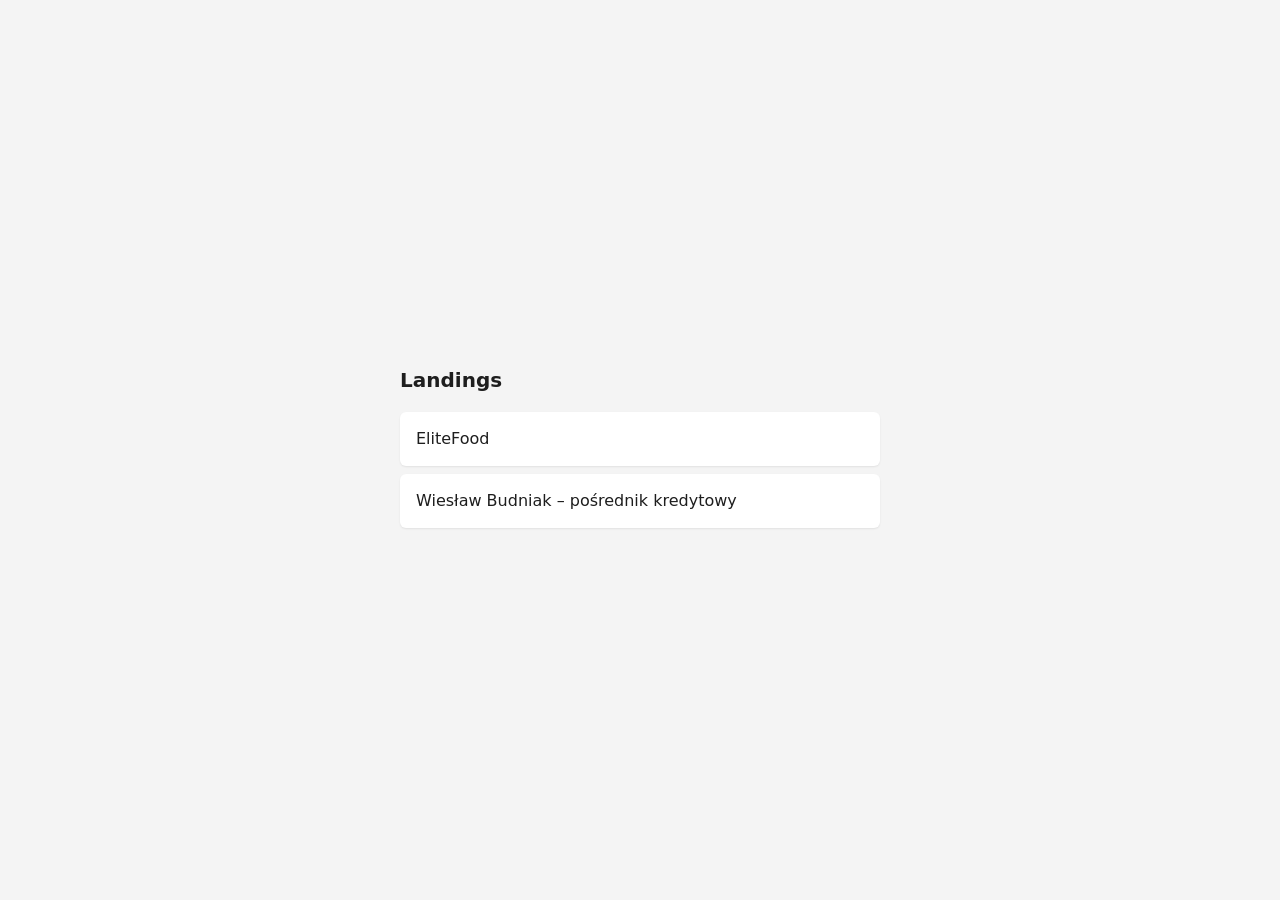
<file: index.html>
<!doctype html>
<html lang="pl">
<head>
<meta charset="utf-8">
<meta name="viewport" content="width=device-width, initial-scale=1">
<meta name="robots" content="noindex">
<title>Landings</title>
<style>
  body { margin: 0; min-height: 100vh; display: grid; place-items: center; font: 16px/1.6 system-ui, sans-serif; background: #f4f4f4; color: #1e1e1e; }
  main { width: min(480px, 100% - 32px); }
  h1 { font-size: 20px; margin: 0 0 16px; }
  ul { list-style: none; margin: 0; padding: 0; }
  a { display: block; padding: 14px 16px; margin-bottom: 8px; background: #fff; border-radius: 6px; color: inherit; text-decoration: none; box-shadow: 0 1px 2px rgba(0,0,0,.08); }
  a:hover { box-shadow: 0 4px 14px rgba(0,0,0,.12); }
</style>
</head>
<body>
<main>
  <h1>Landings</h1>
  <ul>
    <li><a href="/elitefood/">EliteFood</a></li>
    <li><a href="/budniak/">Wiesław Budniak – pośrednik kredytowy</a></li>
  </ul>
</main>
</body>
</html>
</file>
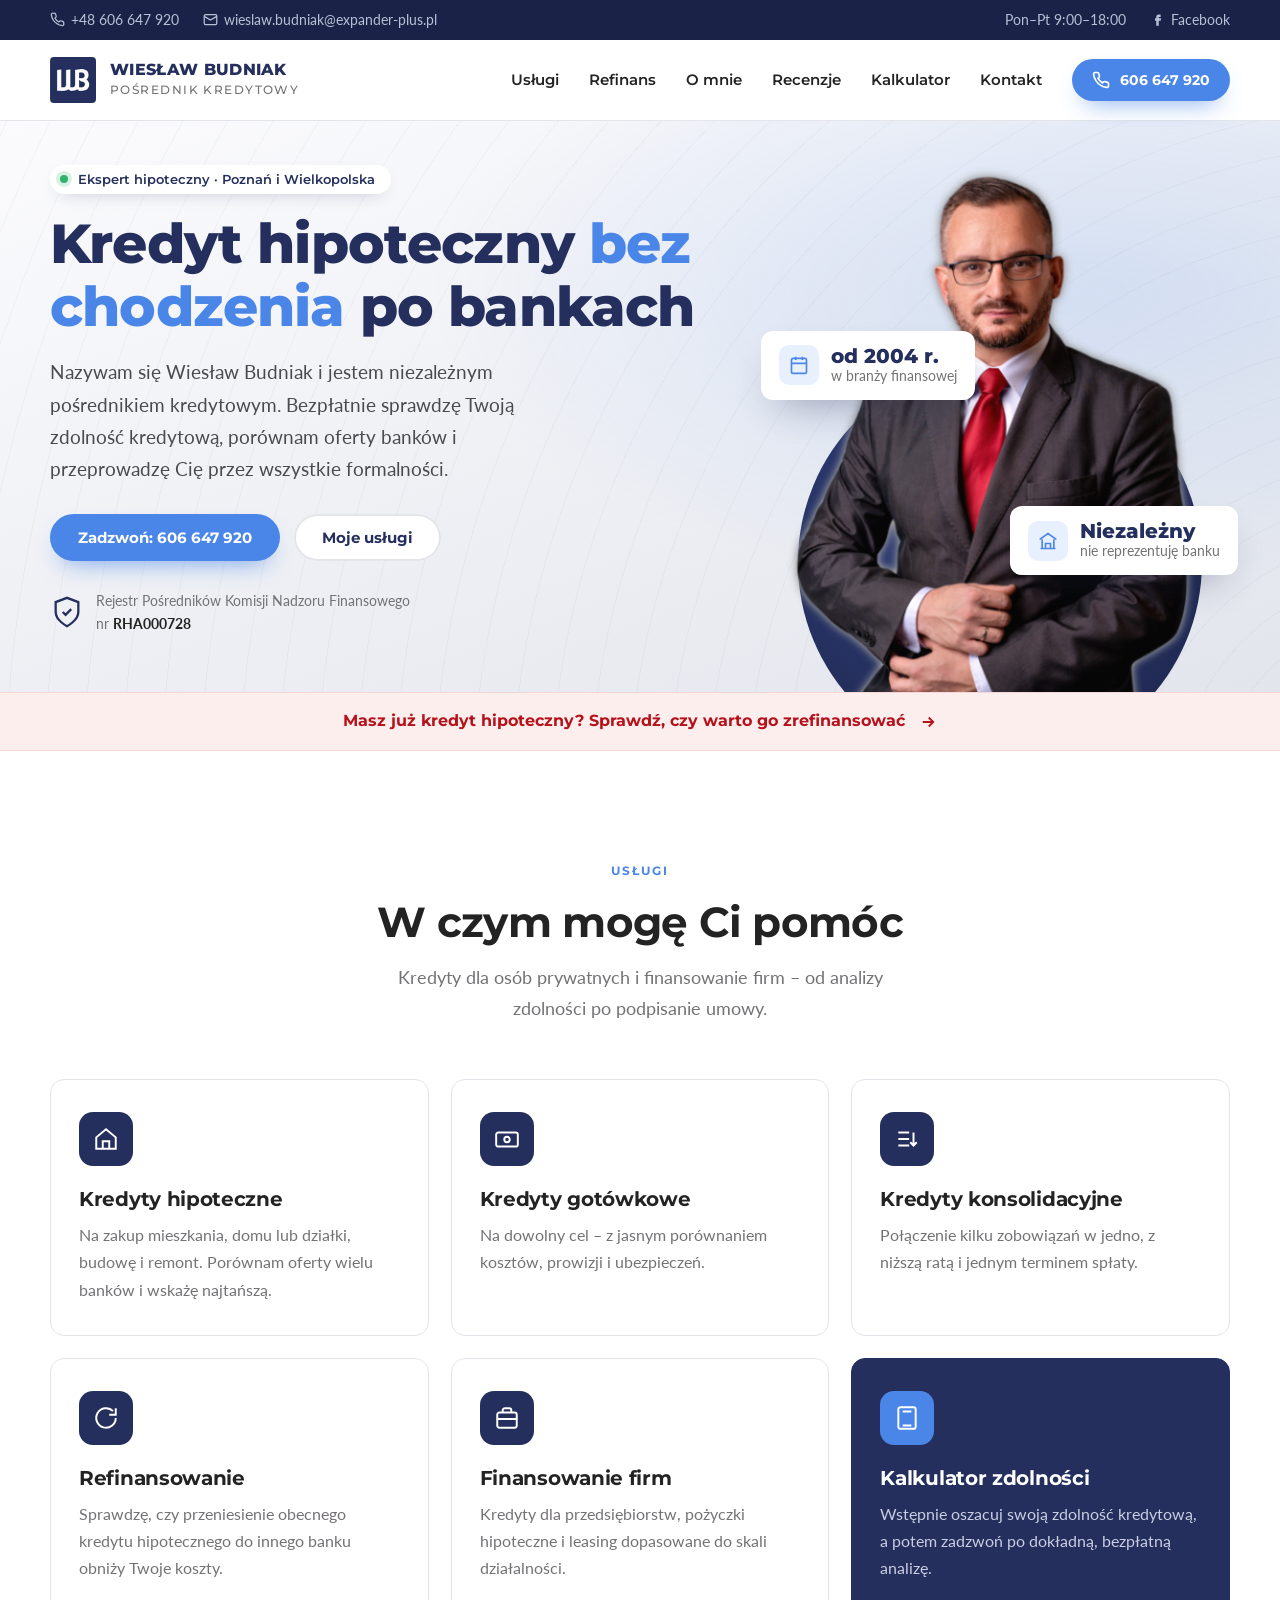
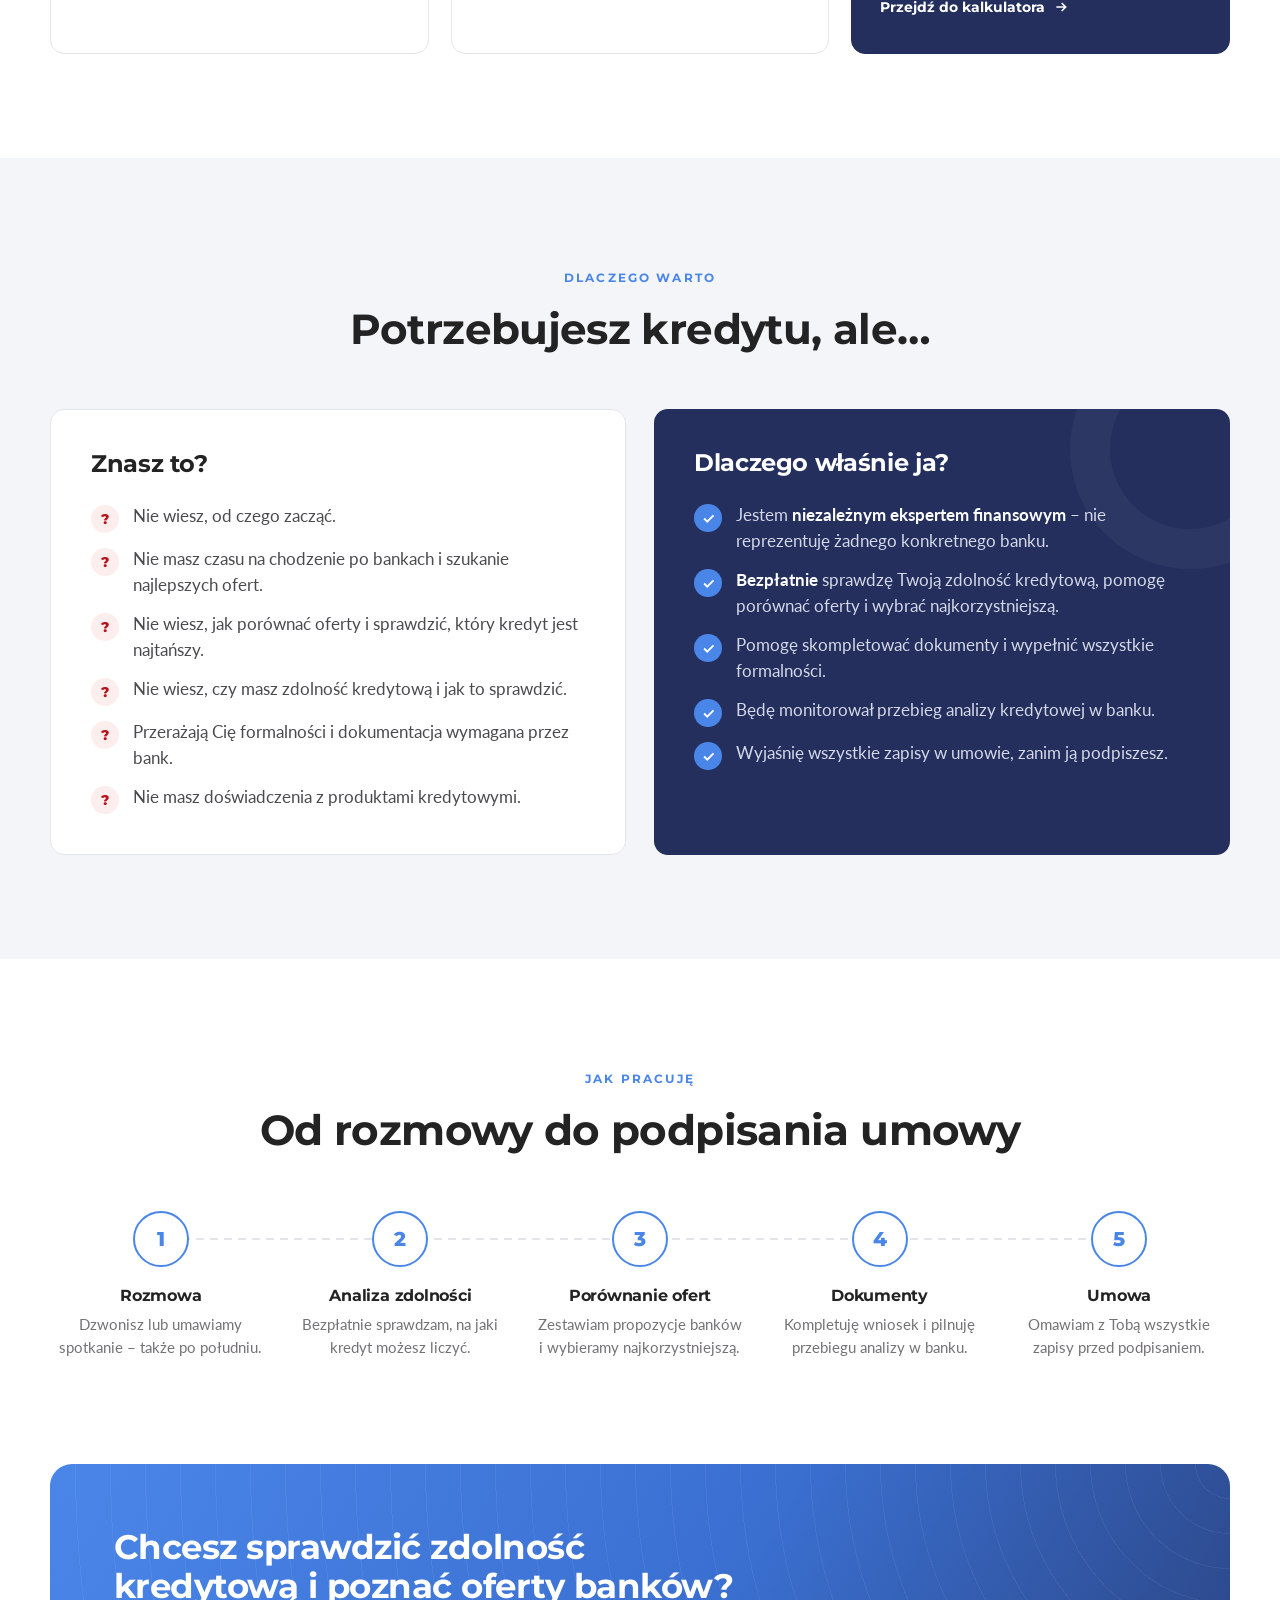
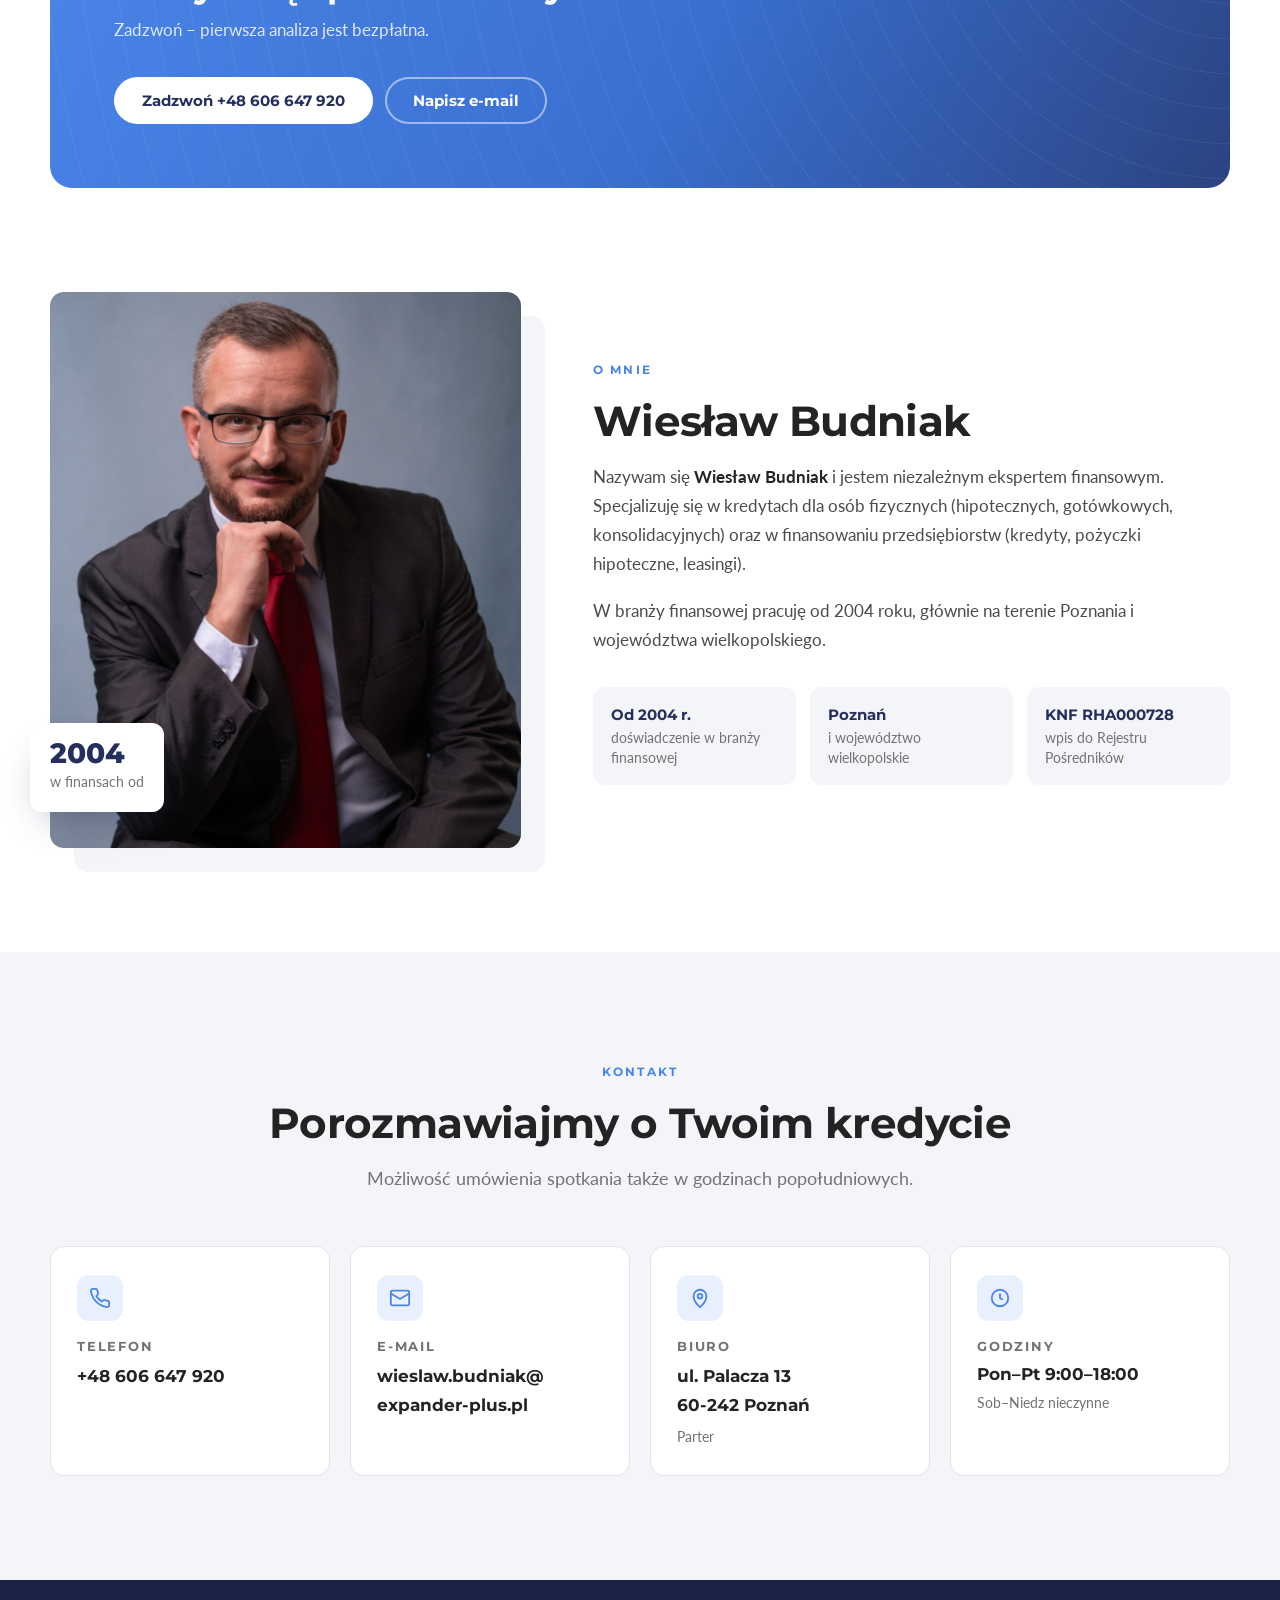
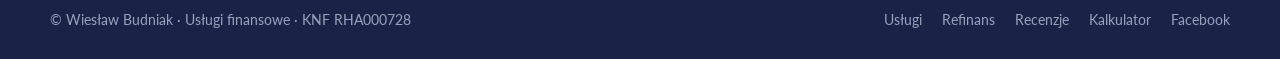
<file: budniak/index.html>
<!doctype html>
<html lang="pl">
<head>
<meta charset="utf-8">
<meta name="viewport" content="width=device-width, initial-scale=1">
<base href="/budniak/">
<title>Wiesław Budniak – Pośrednik kredytowy Poznań</title>
<meta name="description" content="Wiesław Budniak – niezależny pośrednik kredytowy w Poznaniu. Kredyty hipoteczne, gotówkowe, konsolidacyjne, refinansowanie i finansowanie firm. Bezpłatna analiza zdolności kredytowej.">
<link rel="preconnect" href="https://fonts.googleapis.com">
<link rel="preconnect" href="https://fonts.gstatic.com" crossorigin>
<link href="https://fonts.googleapis.com/css2?family=Lato:wght@300;400;700&family=Montserrat:wght@500;600;700;800&display=swap" rel="stylesheet">
<link rel="stylesheet" href="style.css">
</head>
<body>

<div class="topbar">
  <div class="wrap">
    <div class="items contacts">
      <a href="tel:+48606647920" class="phone"><svg viewBox="0 0 24 24" fill="none" stroke="currentColor" stroke-width="2"><path d="M22 16.9v3a2 2 0 0 1-2.2 2 19.8 19.8 0 0 1-8.6-3.1 19.5 19.5 0 0 1-6-6A19.8 19.8 0 0 1 2.1 4.2 2 2 0 0 1 4.1 2h3a2 2 0 0 1 2 1.7c.1 1 .4 1.9.7 2.8a2 2 0 0 1-.5 2.1L8 9.9a16 16 0 0 0 6 6l1.3-1.3a2 2 0 0 1 2.1-.4c.9.3 1.8.6 2.8.7a2 2 0 0 1 1.7 2z"/></svg>+48 606 647 920</a>
      <a href="mailto:wieslaw.budniak@expander-plus.pl" class="email"><svg viewBox="0 0 24 24" fill="none" stroke="currentColor" stroke-width="2"><rect x="2" y="4" width="20" height="16" rx="2"/><path d="m22 7-10 6L2 7"/></svg>wieslaw.budniak@expander-plus.pl</a>
    </div>
    <div class="items">
      <span class="hours">Pon–Pt 9:00–18:00</span>
      <a href="https://www.facebook.com/budniakcom" target="_blank" rel="noopener" aria-label="Facebook"><svg viewBox="0 0 24 24" fill="currentColor"><path d="M14 8h3V4h-3a4 4 0 0 0-4 4v2H8v4h2v8h4v-8h3l1-4h-4V8z"/></svg><span class="fb-label">Facebook</span></a>
    </div>
  </div>
</div>

<header class="header">
  <div class="wrap">
    <a href="./" class="brand">
      <img src="assets/wegnerbudniak-logo-pion-kolor.png" alt="">
      <div><b>Wiesław Budniak</b><span>Pośrednik kredytowy</span></div>
    </a>
    <nav class="nav" id="menu">
      <div class="nav-links">
        <a href="#uslugi">Usługi</a>
        <a href="refinansowanie.html">Refinans</a>
        <a href="#o-mnie">O mnie</a>
        <a href="recenzje.html">Recenzje</a>
        <a href="zdolnosc.html">Kalkulator</a>
        <a href="#kontakt">Kontakt</a>
      </div>
      <a href="tel:+48606647920" class="btn btn-blue"><svg viewBox="0 0 24 24" fill="none" stroke="currentColor" stroke-width="2.2"><path d="M22 16.9v3a2 2 0 0 1-2.2 2 19.8 19.8 0 0 1-8.6-3.1 19.5 19.5 0 0 1-6-6A19.8 19.8 0 0 1 2.1 4.2 2 2 0 0 1 4.1 2h3a2 2 0 0 1 2 1.7c.1 1 .4 1.9.7 2.8a2 2 0 0 1-.5 2.1L8 9.9a16 16 0 0 0 6 6l1.3-1.3a2 2 0 0 1 2.1-.4c.9.3 1.8.6 2.8.7a2 2 0 0 1 1.7 2z"/></svg><span>606 647 920</span></a>
      <button class="menu-toggle" aria-label="Menu" aria-expanded="false" aria-controls="menu"><span></span><span></span><span></span></button>
    </nav>
  </div>
</header>

<main>
  <section class="hero">
    <div class="wrap">
      <div class="hero-copy">
        <span class="pill"><i></i>Ekspert hipoteczny · Poznań i Wielkopolska</span>
        <h1>Kredyt hipoteczny <em>bez chodzenia</em> po bankach</h1>
        <p class="lead">Nazywam się Wiesław Budniak i jestem niezależnym pośrednikiem kredytowym. Bezpłatnie sprawdzę Twoją zdolność kredytową, porównam oferty banków i przeprowadzę Cię przez wszystkie formalności.</p>
        <div class="hero-actions">
          <a href="tel:+48606647920" class="btn btn-blue">Zadzwoń: 606 647 920</a>
          <a href="#uslugi" class="btn btn-line">Moje usługi</a>
        </div>
        <div class="knf">
          <svg viewBox="0 0 24 24" fill="none" stroke="currentColor" stroke-width="1.6"><path d="M12 22s8-4 8-10V5l-8-3-8 3v7c0 6 8 10 8 10z"/><path d="M9 12l2 2 4-4"/></svg>
          <span>Rejestr Pośredników Komisji Nadzoru Finansowego<br>nr <b>RHA000728</b></span>
        </div>
      </div>
      <div class="hero-visual">
        <div class="disc"></div>
        <img src="assets/Budniak_Wieslaw_3207.png" alt="Wiesław Budniak – pośrednik kredytowy">
        <div class="float f1">
          <div class="ico"><svg viewBox="0 0 24 24" fill="none" stroke="currentColor" stroke-width="2"><rect x="3" y="4" width="18" height="18" rx="2"/><path d="M16 2v4M8 2v4M3 10h18"/></svg></div>
          <div><strong>od 2004 r.</strong>w branży finansowej</div>
        </div>
        <div class="float f2">
          <div class="ico"><svg viewBox="0 0 24 24" fill="none" stroke="currentColor" stroke-width="2"><path d="M3 21h18M5 21V10M19 21V10M9 21v-6h6v6M2 10l10-7 10 7"/></svg></div>
          <div><strong>Niezależny</strong>nie reprezentuję banku</div>
        </div>
      </div>
    </div>
  </section>

  <div class="refi">
    <div class="wrap">
      <a href="refinansowanie.html">Masz już kredyt hipoteczny? Sprawdź, czy warto go zrefinansować <svg viewBox="0 0 24 24" fill="none" stroke="currentColor" stroke-width="2.4"><path d="M5 12h14M13 6l6 6-6 6"/></svg></a>
    </div>
  </div>

  <section id="uslugi">
    <div class="wrap">
      <div class="center reveal">
        <span class="eyebrow">Usługi</span>
        <h2 class="h2">W czym mogę Ci pomóc</h2>
        <p class="lead">Kredyty dla osób prywatnych i finansowanie firm – od analizy zdolności po podpisanie umowy.</p>
      </div>
      <div class="services-grid">
        <div class="svc reveal">
          <div class="ico"><svg viewBox="0 0 24 24" fill="none" stroke="currentColor" stroke-width="1.8"><path d="M3 10.5 12 3l9 7.5V21H3z"/><path d="M9 21v-7h6v7"/></svg></div>
          <h3>Kredyty hipoteczne</h3>
          <p>Na zakup mieszkania, domu lub działki, budowę i remont. Porównam oferty wielu banków i wskażę najtańszą.</p>
        </div>
        <div class="svc reveal">
          <div class="ico"><svg viewBox="0 0 24 24" fill="none" stroke="currentColor" stroke-width="1.8"><rect x="2" y="6" width="20" height="13" rx="2"/><circle cx="12" cy="12.5" r="2.5"/><path d="M6 9.5v.01M18 15.5v.01"/></svg></div>
          <h3>Kredyty gotówkowe</h3>
          <p>Na dowolny cel – z jasnym porównaniem kosztów, prowizji i ubezpieczeń.</p>
        </div>
        <div class="svc reveal">
          <div class="ico"><svg viewBox="0 0 24 24" fill="none" stroke="currentColor" stroke-width="1.8"><path d="M4 6h10M4 12h10M4 18h10M18 6v12M15 15l3 3 3-3"/></svg></div>
          <h3>Kredyty konsolidacyjne</h3>
          <p>Połączenie kilku zobowiązań w jedno, z niższą ratą i jednym terminem spłaty.</p>
        </div>
        <div class="svc reveal">
          <div class="ico"><svg viewBox="0 0 24 24" fill="none" stroke="currentColor" stroke-width="1.8"><path d="M21 12a9 9 0 1 1-2.6-6.4"/><path d="M21 3v6h-6"/></svg></div>
          <h3>Refinansowanie</h3>
          <p>Sprawdzę, czy przeniesienie obecnego kredytu hipotecznego do innego banku obniży Twoje koszty.</p>
        </div>
        <div class="svc reveal">
          <div class="ico"><svg viewBox="0 0 24 24" fill="none" stroke="currentColor" stroke-width="1.8"><rect x="3" y="7" width="18" height="14" rx="2"/><path d="M8 7V5a2 2 0 0 1 2-2h4a2 2 0 0 1 2 2v2M3 13h18"/></svg></div>
          <h3>Finansowanie firm</h3>
          <p>Kredyty dla przedsiębiorstw, pożyczki hipoteczne i leasing dopasowane do skali działalności.</p>
        </div>
        <a href="zdolnosc.html" class="svc accent reveal">
          <div class="ico"><svg viewBox="0 0 24 24" fill="none" stroke="currentColor" stroke-width="1.8"><rect x="4" y="2" width="16" height="20" rx="2"/><path d="M8 6h8M8 11h.01M12 11h.01M16 11h.01M8 15h.01M12 15h.01M16 15h.01M8 19h8"/></svg></div>
          <h3>Kalkulator zdolności</h3>
          <p>Wstępnie oszacuj swoją zdolność kredytową, a potem zadzwoń po dokładną, bezpłatną analizę.</p>
          <span class="more">Przejdź do kalkulatora <svg viewBox="0 0 24 24" fill="none" stroke="currentColor" stroke-width="2.4"><path d="M5 12h14M13 6l6 6-6 6"/></svg></span>
        </a>
      </div>
    </div>
  </section>

  <section class="why">
    <div class="wrap">
      <div class="center reveal">
        <span class="eyebrow">Dlaczego warto</span>
        <h2 class="h2">Potrzebujesz kredytu, ale…</h2>
      </div>
      <div class="why-grid">
        <div class="panel q reveal">
          <h3>Znasz to?</h3>
          <ul>
            <li><span class="b">?</span>Nie wiesz, od czego zacząć.</li>
            <li><span class="b">?</span>Nie masz czasu na chodzenie po bankach i szukanie najlepszych ofert.</li>
            <li><span class="b">?</span>Nie wiesz, jak porównać oferty i sprawdzić, który kredyt jest najtańszy.</li>
            <li><span class="b">?</span>Nie wiesz, czy masz zdolność kredytową i jak to sprawdzić.</li>
            <li><span class="b">?</span>Przerażają Cię formalności i dokumentacja wymagana przez bank.</li>
            <li><span class="b">?</span>Nie masz doświadczenia z produktami kredytowymi.</li>
          </ul>
        </div>
        <div class="panel a reveal">
          <h3>Dlaczego właśnie ja?</h3>
          <ul>
            <li><span class="b"><svg viewBox="0 0 24 24" fill="none" stroke="currentColor" stroke-width="3"><path d="M5 12l5 5L20 7"/></svg></span><span>Jestem <strong>niezależnym ekspertem finansowym</strong> – nie reprezentuję żadnego konkretnego banku.</span></li>
            <li><span class="b"><svg viewBox="0 0 24 24" fill="none" stroke="currentColor" stroke-width="3"><path d="M5 12l5 5L20 7"/></svg></span><span><strong>Bezpłatnie</strong> sprawdzę Twoją zdolność kredytową, pomogę porównać oferty i wybrać najkorzystniejszą.</span></li>
            <li><span class="b"><svg viewBox="0 0 24 24" fill="none" stroke="currentColor" stroke-width="3"><path d="M5 12l5 5L20 7"/></svg></span><span>Pomogę skompletować dokumenty i wypełnić wszystkie formalności.</span></li>
            <li><span class="b"><svg viewBox="0 0 24 24" fill="none" stroke="currentColor" stroke-width="3"><path d="M5 12l5 5L20 7"/></svg></span><span>Będę monitorował przebieg analizy kredytowej w banku.</span></li>
            <li><span class="b"><svg viewBox="0 0 24 24" fill="none" stroke="currentColor" stroke-width="3"><path d="M5 12l5 5L20 7"/></svg></span><span>Wyjaśnię wszystkie zapisy w umowie, zanim ją podpiszesz.</span></li>
          </ul>
        </div>
      </div>
    </div>
  </section>

  <section>
    <div class="wrap">
      <div class="center reveal">
        <span class="eyebrow">Jak pracuję</span>
        <h2 class="h2">Od rozmowy do podpisania umowy</h2>
      </div>
      <div class="steps">
        <div class="step reveal"><h3>Rozmowa</h3><p>Dzwonisz lub umawiamy spotkanie – także po południu.</p></div>
        <div class="step reveal"><h3>Analiza zdolności</h3><p>Bezpłatnie sprawdzam, na jaki kredyt możesz liczyć.</p></div>
        <div class="step reveal"><h3>Porównanie ofert</h3><p>Zestawiam propozycje banków i wybieramy najkorzystniejszą.</p></div>
        <div class="step reveal"><h3>Dokumenty</h3><p>Kompletuję wniosek i pilnuję przebiegu analizy w banku.</p></div>
        <div class="step reveal"><h3>Umowa</h3><p>Omawiam z Tobą wszystkie zapisy przed podpisaniem.</p></div>
      </div>
    </div>
  </section>

  <section class="cta">
    <div class="wrap">
      <div class="cta-box reveal">
        <div>
          <h2>Chcesz sprawdzić zdolność kredytową i poznać oferty banków?</h2>
          <p>Zadzwoń – pierwsza analiza jest bezpłatna.</p>
        </div>
        <div class="btns">
          <a href="tel:+48606647920" class="btn btn-white">Zadzwoń +48 606 647 920</a>
          <a href="mailto:wieslaw.budniak@expander-plus.pl" class="btn btn-ghost">Napisz e-mail</a>
        </div>
      </div>
    </div>
  </section>

  <section id="o-mnie">
    <div class="wrap about">
      <div class="about-photo reveal">
        <img src="assets/Budniak_Wieslaw_3223.jpg" alt="Wiesław Budniak">
        <div class="tag"><b>2004</b><span>w finansach od</span></div>
      </div>
      <div class="about-copy reveal">
        <span class="eyebrow">O mnie</span>
        <h2 class="h2">Wiesław Budniak</h2>
        <p>Nazywam się <strong>Wiesław Budniak</strong> i jestem niezależnym ekspertem finansowym. Specjalizuję się w kredytach dla osób fizycznych (hipotecznych, gotówkowych, konsolidacyjnych) oraz w finansowaniu przedsiębiorstw (kredyty, pożyczki hipoteczne, leasingi).</p>
        <p>W branży finansowej pracuję od 2004 roku, głównie na terenie Poznania i województwa wielkopolskiego.</p>
        <div class="facts">
          <div><b>Od 2004 r.</b><span>doświadczenie w branży finansowej</span></div>
          <div><b>Poznań</b><span>i województwo wielkopolskie</span></div>
          <div><b>KNF RHA000728</b><span>wpis do Rejestru Pośredników</span></div>
        </div>
      </div>
    </div>
  </section>

  <section class="contact" id="kontakt">
    <div class="wrap">
      <div class="center reveal">
        <span class="eyebrow">Kontakt</span>
        <h2 class="h2">Porozmawiajmy o Twoim kredycie</h2>
        <p class="lead">Możliwość umówienia spotkania także w godzinach popołudniowych.</p>
      </div>
      <div class="contact-grid">
        <div class="c-card reveal">
          <div class="ico"><svg viewBox="0 0 24 24" fill="none" stroke="currentColor" stroke-width="2"><path d="M22 16.9v3a2 2 0 0 1-2.2 2 19.8 19.8 0 0 1-8.6-3.1 19.5 19.5 0 0 1-6-6A19.8 19.8 0 0 1 2.1 4.2 2 2 0 0 1 4.1 2h3a2 2 0 0 1 2 1.7c.1 1 .4 1.9.7 2.8a2 2 0 0 1-.5 2.1L8 9.9a16 16 0 0 0 6 6l1.3-1.3a2 2 0 0 1 2.1-.4c.9.3 1.8.6 2.8.7a2 2 0 0 1 1.7 2z"/></svg></div>
          <h3>Telefon</h3>
          <a href="tel:+48606647920">+48 606 647 920</a>
        </div>
        <div class="c-card reveal">
          <div class="ico"><svg viewBox="0 0 24 24" fill="none" stroke="currentColor" stroke-width="2"><rect x="2" y="4" width="20" height="16" rx="2"/><path d="m22 7-10 6L2 7"/></svg></div>
          <h3>E-mail</h3>
          <a href="mailto:wieslaw.budniak@expander-plus.pl">wieslaw.budniak@<wbr>expander-plus.pl</a>
        </div>
        <div class="c-card reveal">
          <div class="ico"><svg viewBox="0 0 24 24" fill="none" stroke="currentColor" stroke-width="2"><path d="M12 22s7-6.2 7-12a7 7 0 1 0-14 0c0 5.8 7 12 7 12z"/><circle cx="12" cy="10" r="2.5"/></svg></div>
          <h3>Biuro</h3>
          <a href="https://www.google.com/maps/search/?api=1&query=Palacza+13+60-242+Pozna%C5%84" target="_blank" rel="noopener">ul. Palacza 13<br>60-242 Poznań</a>
          <small>Parter</small>
        </div>
        <div class="c-card reveal">
          <div class="ico"><svg viewBox="0 0 24 24" fill="none" stroke="currentColor" stroke-width="2"><circle cx="12" cy="12" r="9"/><path d="M12 7v5l3 2"/></svg></div>
          <h3>Godziny</h3>
          <p>Pon–Pt 9:00–18:00</p>
          <small>Sob–Niedz nieczynne</small>
        </div>
      </div>
    </div>
  </section>
</main>

<footer class="footer">
  <div class="wrap">
    <span>© Wiesław Budniak · Usługi finansowe · KNF RHA000728</span>
    <nav>
      <a href="#uslugi">Usługi</a>
      <a href="refinansowanie.html">Refinans</a>
      <a href="recenzje.html">Recenzje</a>
      <a href="zdolnosc.html">Kalkulator</a>
      <a href="https://www.facebook.com/budniakcom" target="_blank" rel="noopener">Facebook</a>
    </nav>
  </div>
</footer>

<script src="script.js"></script>
</body>
</html>
</file>
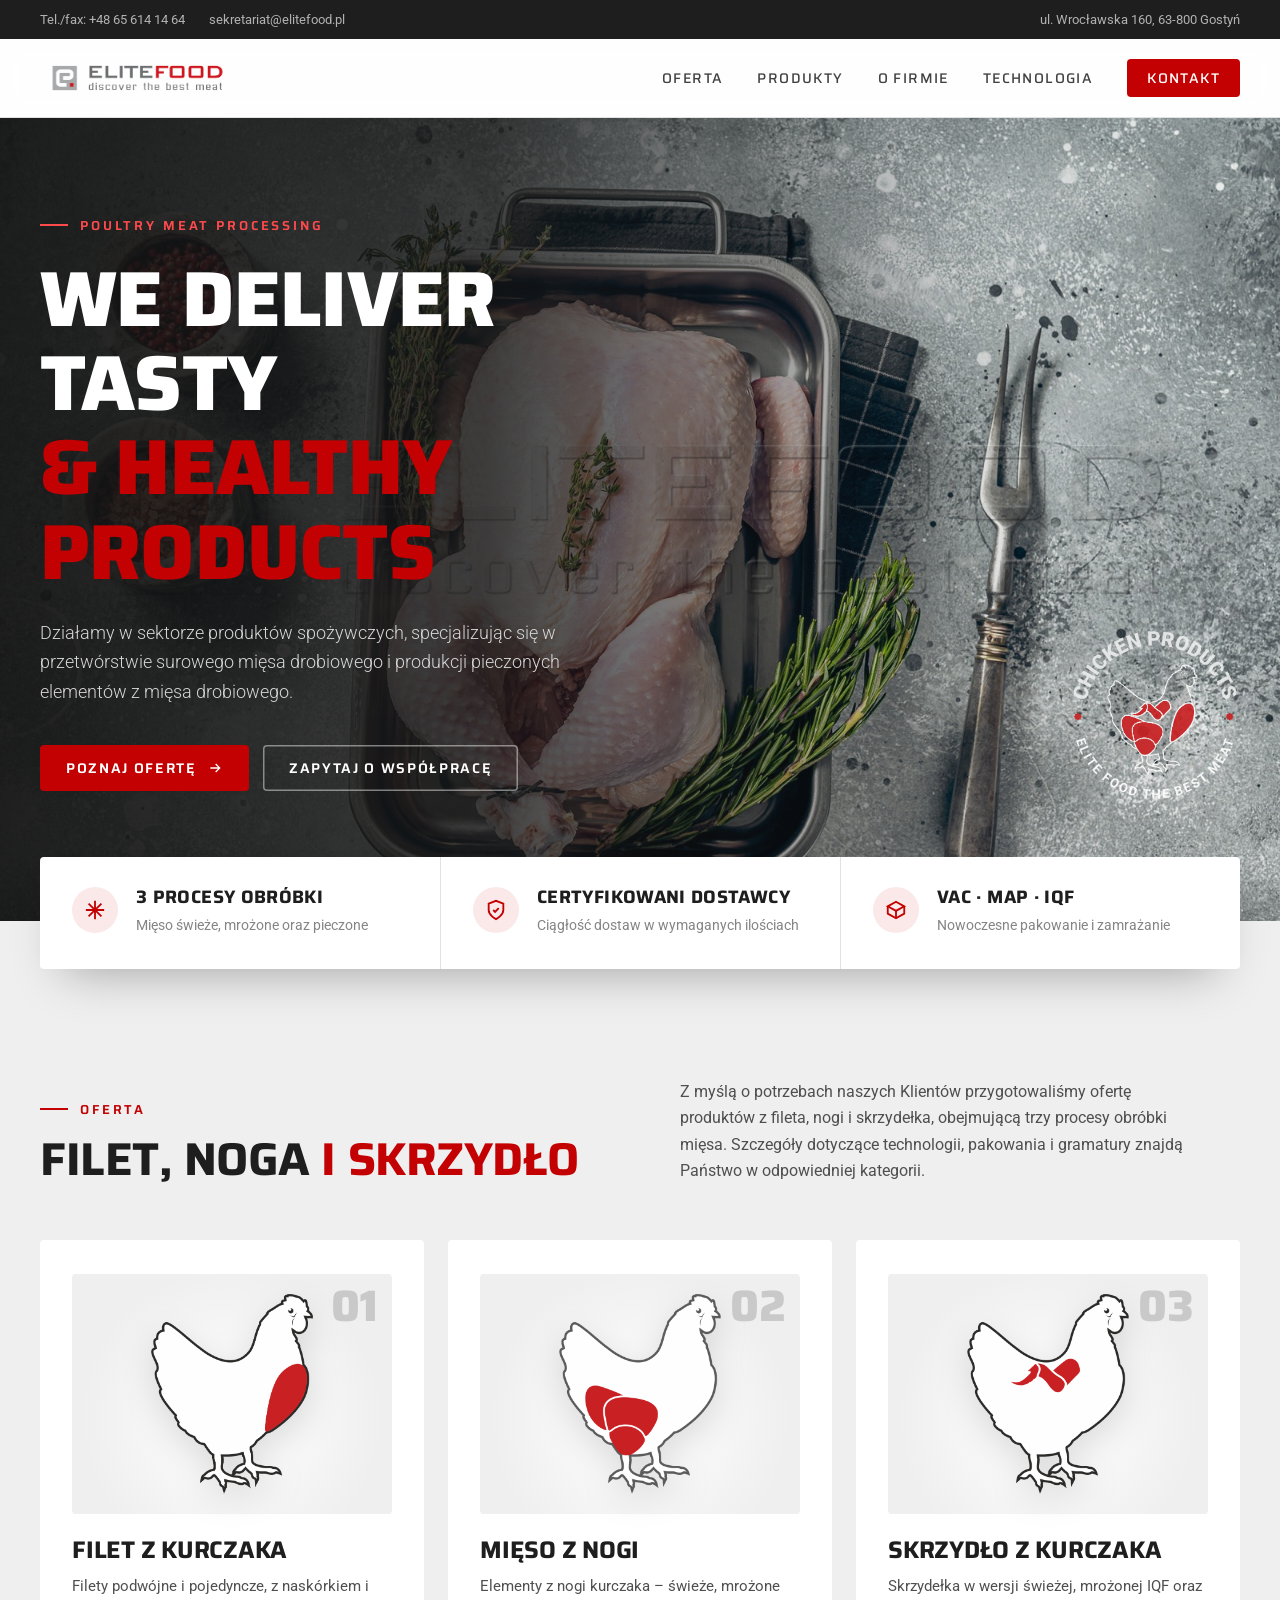
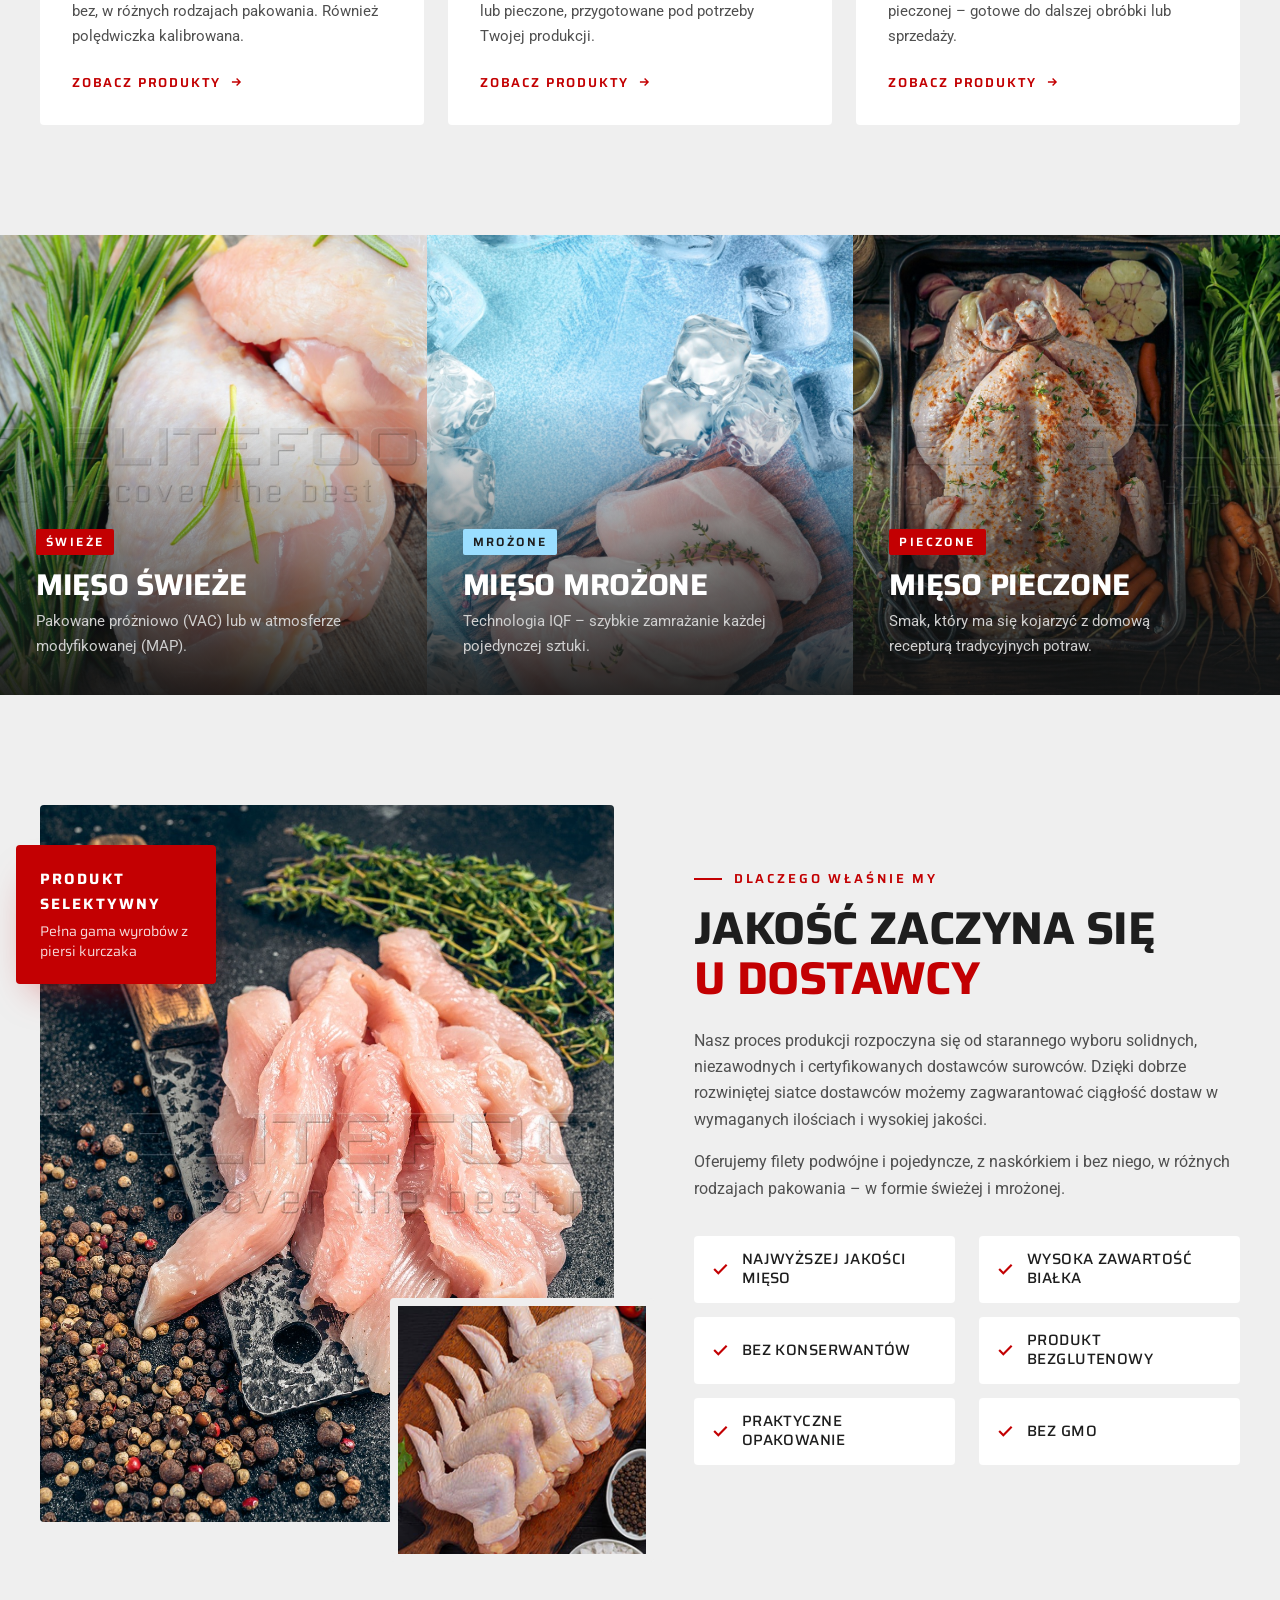
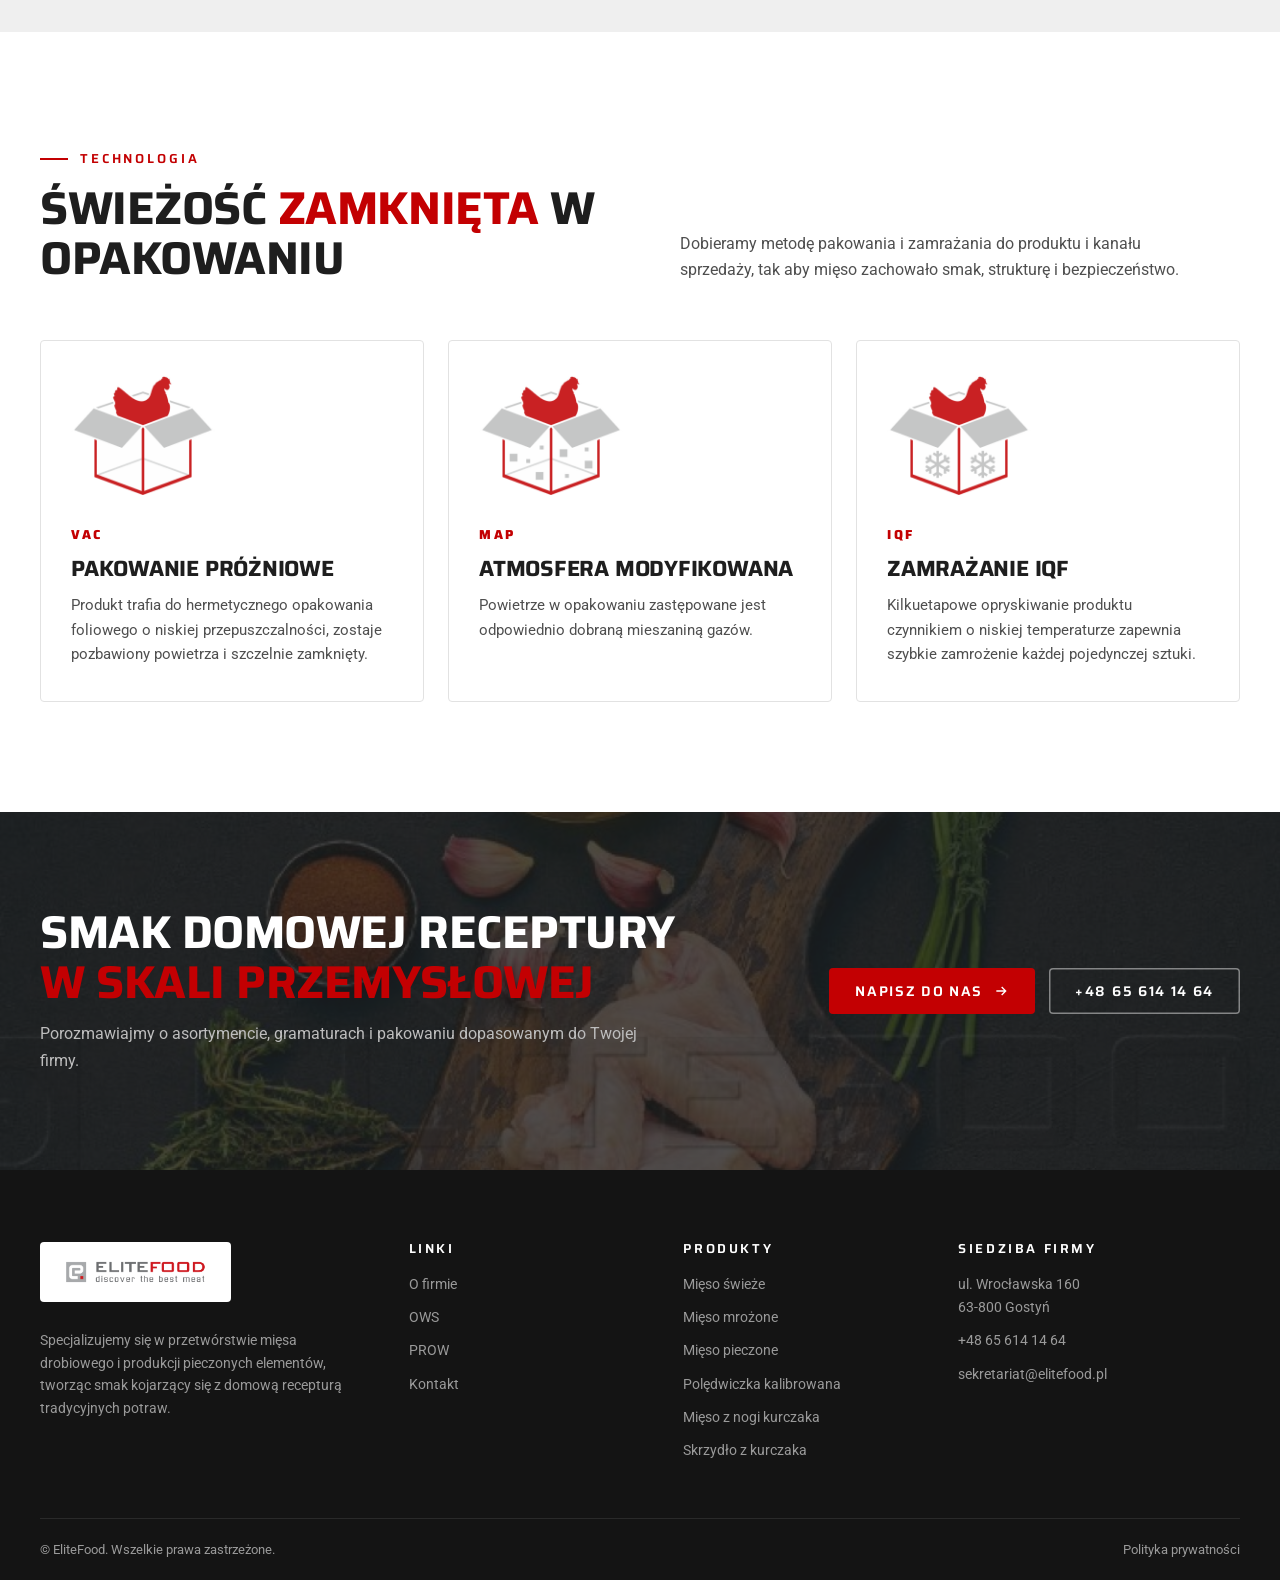
<file: elitefood/index.html>
<!doctype html>
<html lang="pl">
<head>
<meta charset="utf-8">
<meta name="viewport" content="width=device-width, initial-scale=1">
<base href="/elitefood/">
<title>EliteFood – Discover the best meat</title>
<meta name="description" content="EliteFood – przetwórstwo surowego mięsa drobiowego i produkcja pieczonych elementów z drobiu. Filet, noga, skrzydło: świeże, mrożone, pieczone.">
<link rel="preconnect" href="https://fonts.googleapis.com">
<link rel="preconnect" href="https://fonts.gstatic.com" crossorigin>
<link href="https://fonts.googleapis.com/css2?family=Roboto:wght@300;400;500;700&family=Saira:wght@400;500;600;700;800&display=swap" rel="stylesheet">
<style>
  :root {
    --red: #c30002;
    --red-dark: #9e0002;
    --ink: #1e1e1e;
    --ink-2: #2a2a2a;
    --grey-900: #424242;
    --grey-700: #4f4f4f;
    --grey-500: #848484;
    --grey-300: #c9c9c9;
    --grey-200: #e2e2e2;
    --grey-100: #efefef;
    --white: #fff;
    --frost: #9adeff;
    --radius: 4px;
    --wrap: 1200px;
    --head: "Saira", "Roboto", sans-serif;
    --body: "Roboto", system-ui, sans-serif;
  }
  *, *::before, *::after { box-sizing: border-box; }
  html { scroll-behavior: smooth; }
  body { margin: 0; font: 400 16px/1.65 var(--body); color: var(--grey-700); background: var(--grey-100); -webkit-font-smoothing: antialiased; }
  img { max-width: 100%; display: block; }
  a { color: inherit; text-decoration: none; }
  h1, h2, h3 { font-family: var(--head); color: var(--ink); margin: 0; line-height: 1.08; letter-spacing: -.01em; }
  p { margin: 0; }
  .wrap { width: min(var(--wrap), 100% - 32px); margin-inline: auto; }

  .eyebrow { display: inline-flex; align-items: center; gap: 12px; font: 600 13px/1 var(--head); letter-spacing: .22em; text-transform: uppercase; color: var(--red); }
  .eyebrow::before { content: ""; width: 28px; height: 2px; background: currentColor; }
  .h2 { font-size: clamp(30px, 4vw, 46px); font-weight: 700; text-transform: uppercase; }
  .h2 em { font-style: normal; color: var(--red); }

  .btn { display: inline-flex; align-items: center; gap: 10px; padding: 15px 26px; font: 600 14px/1 var(--head); letter-spacing: .12em; text-transform: uppercase; border-radius: var(--radius); transition: background .2s, color .2s, transform .2s; }
  .btn svg { width: 16px; height: 16px; transition: transform .2s; }
  .btn:hover svg { transform: translateX(3px); }
  .btn-red { background: var(--red); color: var(--white); }
  .btn-red:hover { background: var(--red-dark); }
  .btn-ghost { color: var(--white); box-shadow: inset 0 0 0 1.5px rgba(255,255,255,.45); }
  .btn-ghost:hover { background: var(--white); color: var(--ink); }

  /* top bar + header */
  .topbar { background: var(--ink); color: #b2b2b2; font-size: 13px; }
  .topbar .wrap { display: flex; justify-content: space-between; gap: 16px; padding: 9px 0; }
  .topbar a:hover { color: var(--white); }
  .topbar .contacts { display: flex; gap: 24px; flex-wrap: wrap; }
  .header { position: sticky; top: 0; z-index: 20; background: rgba(255,255,255,.94); backdrop-filter: blur(10px); border-bottom: 1px solid var(--grey-200); }
  .header .wrap { display: flex; align-items: center; justify-content: space-between; height: 78px; }
  .logo img { height: 44px; width: auto; }
  .nav { display: flex; align-items: center; gap: 34px; }
  .nav a { font: 500 14px/1 var(--head); letter-spacing: .1em; text-transform: uppercase; color: var(--grey-900); position: relative; padding: 6px 0; }
  .nav a:not(.btn)::after { content: ""; position: absolute; left: 0; right: 100%; bottom: 0; height: 2px; background: var(--red); transition: right .25s; }
  .nav a:not(.btn):hover::after { right: 0; }
  .nav .btn { padding: 12px 20px; color: var(--white); }
  .burger { display: none; background: none; border: 0; padding: 8px; cursor: pointer; }
  .burger span { display: block; width: 24px; height: 2px; background: var(--ink); margin: 5px 0; }

  /* hero */
  .hero { position: relative; background: var(--ink); color: var(--white); overflow: hidden; }
  .hero-media { position: absolute; inset: 0; }
  .hero-media img { width: 100%; height: 100%; object-fit: cover; object-position: 70% 50%; }
  .hero-media::after { content: ""; position: absolute; inset: 0; background: linear-gradient(90deg, rgba(20,20,20,.94) 0%, rgba(20,20,20,.82) 38%, rgba(20,20,20,.15) 75%, rgba(20,20,20,0) 100%); }
  .hero .wrap { position: relative; display: grid; align-content: center; min-height: min(78vh, 720px); padding: 90px 0 130px; }
  .hero-copy { max-width: 600px; }
  .hero .eyebrow { color: #ff4a4c; }
  .hero h1 { color: var(--white); font-size: clamp(40px, 6.2vw, 78px); font-weight: 800; text-transform: uppercase; margin: 22px 0 24px; }
  .hero h1 span { color: var(--red); display: block; }
  .hero p { font-size: 18px; color: #d6d6d6; max-width: 520px; font-weight: 300; }
  .hero-actions { display: flex; gap: 14px; flex-wrap: wrap; margin-top: 38px; }
  .hero-stamp { position: absolute; right: 0; bottom: 120px; width: 170px; opacity: .92; animation: spin 40s linear infinite; }
  @keyframes spin { to { transform: rotate(360deg); } }

  .facts { position: relative; z-index: 2; margin-top: -64px; }
  .facts-grid { display: grid; grid-template-columns: repeat(3, 1fr); background: var(--white); border-radius: var(--radius); box-shadow: 0 24px 50px -24px rgba(0,0,0,.35); overflow: hidden; }
  .fact { padding: 30px 32px; display: flex; gap: 18px; align-items: flex-start; }
  .fact + .fact { border-left: 1px solid var(--grey-200); }
  .fact-ico { flex: none; width: 46px; height: 46px; border-radius: 50%; display: grid; place-items: center; background: #fbe9e9; color: var(--red); }
  .fact-ico svg { width: 22px; height: 22px; }
  .fact strong { display: block; font: 700 18px/1.2 var(--head); color: var(--ink); text-transform: uppercase; letter-spacing: .02em; margin-bottom: 4px; }
  .fact span { font-size: 14px; color: var(--grey-500); line-height: 1.5; }

  section { padding: 110px 0; }

  /* offer */
  .sec-head { display: grid; grid-template-columns: 1fr 1fr; gap: 40px 80px; align-items: end; margin-bottom: 56px; }
  .sec-head .h2 { margin-top: 16px; }
  .sec-head p { max-width: 520px; }
  .cuts { display: grid; grid-template-columns: repeat(3, 1fr); gap: 24px; }
  .cut { position: relative; background: var(--white); border-radius: var(--radius); padding: 34px 32px 30px; overflow: hidden; transition: transform .3s, box-shadow .3s; }
  .cut:hover { transform: translateY(-6px); box-shadow: 0 30px 50px -30px rgba(0,0,0,.35); }
  .cut-num { position: absolute; z-index: 1; top: 44px; right: 46px; font: 800 44px/1 var(--head); color: var(--grey-300); }
  .cut-img { height: 240px; display: flex; align-items: center; justify-content: center; margin: 0 0 24px; padding: 20px; background: radial-gradient(circle at 50% 60%, #fff 0%, var(--grey-100) 70%); border-radius: var(--radius); }
  .cut-img img { height: 200px; width: auto; max-width: 100%; object-fit: contain; filter: drop-shadow(0 12px 16px rgba(0,0,0,.12)); transition: transform .4s; }
  .cut:hover .cut-img img { transform: scale(1.05); }
  .cut h3 { font-size: 24px; font-weight: 700; text-transform: uppercase; }
  .cut p { font-size: 15px; margin: 10px 0 20px; }
  .cut .link { display: inline-flex; align-items: center; gap: 8px; font: 600 13px/1 var(--head); letter-spacing: .14em; text-transform: uppercase; color: var(--red); }
  .cut .link svg { width: 14px; height: 14px; transition: transform .2s; }
  .cut:hover .link svg { transform: translateX(4px); }
  .cut::after { content: ""; position: absolute; left: 0; bottom: 0; height: 3px; width: 0; background: var(--red); transition: width .35s; }
  .cut:hover::after { width: 100%; }

  /* processes */
  .processes { background: var(--ink); padding-top: 0; padding-bottom: 0; }
  .proc-grid { display: grid; grid-template-columns: repeat(3, 1fr); }
  .proc { position: relative; min-height: 460px; display: flex; align-items: flex-end; overflow: hidden; color: var(--white); }
  .proc img { position: absolute; inset: 0; width: 100%; height: 100%; object-fit: cover; transition: transform .6s; }
  .proc:hover img { transform: scale(1.06); }
  .proc::before { content: ""; position: absolute; inset: 0; z-index: 1; background: linear-gradient(180deg, rgba(20,20,20,0) 35%, rgba(20,20,20,.9) 100%); }
  .proc-body { position: relative; z-index: 2; padding: 36px; }
  .proc-tag { display: inline-block; font: 600 12px/1 var(--head); letter-spacing: .2em; text-transform: uppercase; padding: 7px 10px; background: var(--red); border-radius: 2px; }
  .proc.frozen .proc-tag { background: var(--frost); color: var(--ink); }
  .proc h3 { color: var(--white); font-size: 30px; font-weight: 700; text-transform: uppercase; margin: 14px 0 8px; }
  .proc p { font-size: 15px; color: #cfcfcf; max-width: 320px; }

  /* why us */
  .why { display: grid; grid-template-columns: 1.05fr 1fr; gap: 80px; align-items: center; }
  .why-media { position: relative; }
  .why-media .main { border-radius: var(--radius); aspect-ratio: 4/5; object-fit: cover; width: 100%; }
  .why-media .accent { position: absolute; right: -40px; bottom: -40px; width: 46%; aspect-ratio: 1; object-fit: cover; border-radius: var(--radius); border: 8px solid var(--grey-100); }
  .why-media .badge { position: absolute; left: -24px; top: 40px; background: var(--red); color: var(--white); padding: 22px 24px; border-radius: var(--radius); font-family: var(--head); max-width: 200px; box-shadow: 0 20px 40px -20px rgba(195,0,2,.6); }
  .why-media .badge b { display: block; font-size: 15px; letter-spacing: .14em; text-transform: uppercase; }
  .why-media .badge span { font-size: 14px; opacity: .85; line-height: 1.4; display: block; margin-top: 6px; }
  .why-copy .h2 { margin: 16px 0 24px; }
  .why-copy > p + p { margin-top: 16px; }
  .perks { list-style: none; padding: 0; margin: 34px 0 0; display: grid; grid-template-columns: 1fr 1fr; gap: 14px 24px; }
  .perks li { display: flex; align-items: center; gap: 12px; font: 500 15px/1.3 var(--head); color: var(--ink); text-transform: uppercase; letter-spacing: .03em; padding: 14px 16px; background: var(--white); border-radius: var(--radius); }
  .perks svg { flex: none; width: 20px; height: 20px; color: var(--red); }

  /* technology */
  .tech { background: var(--white); }
  .tech-grid { display: grid; grid-template-columns: repeat(3, 1fr); gap: 24px; }
  .tech-card { border: 1px solid var(--grey-200); border-radius: var(--radius); padding: 34px 30px; transition: border-color .3s, box-shadow .3s; }
  .tech-card:hover { border-color: transparent; box-shadow: 0 26px 50px -30px rgba(0,0,0,.3); }
  .tech-card img { height: 120px; width: auto; margin-bottom: 26px; }
  .tech-card .code { font: 800 13px/1 var(--head); letter-spacing: .2em; color: var(--red); }
  .tech-card h3 { font-size: 22px; font-weight: 700; text-transform: uppercase; margin: 10px 0 12px; }
  .tech-card p { font-size: 15px; }

  /* cta */
  .cta { position: relative; background: var(--ink); color: var(--white); overflow: hidden; padding: 96px 0; }
  .cta::before { content: ""; position: absolute; inset: 0; background: url("assets/elitefood_116-682x1024.jpg") center 40% / cover; opacity: .22; }
  .cta .wrap { position: relative; display: flex; justify-content: space-between; align-items: center; gap: 40px; flex-wrap: wrap; }
  .cta .h2 { color: var(--white); max-width: 720px; }
  .cta p { color: #bdbdbd; margin-top: 14px; max-width: 600px; }

  /* footer */
  .footer { background: #141414; color: #9a9a9a; font-size: 14px; padding: 72px 0 0; }
  .footer-grid { display: grid; grid-template-columns: 1.4fr 1fr 1fr 1.2fr; gap: 40px; padding-bottom: 56px; }
  .footer .logo-box { background: var(--white); display: inline-block; padding: 12px 16px; border-radius: var(--radius); }
  .footer .logo-box img { height: 36px; }
  .footer h4 { margin: 0 0 18px; font: 600 13px/1 var(--head); letter-spacing: .2em; text-transform: uppercase; color: var(--white); }
  .footer ul { list-style: none; margin: 0; padding: 0; display: grid; gap: 10px; }
  .footer a:hover { color: var(--white); }
  .footer .about { margin-top: 20px; max-width: 320px; line-height: 1.6; }
  .footer-bottom { border-top: 1px solid #2a2a2a; padding: 20px 0; font-size: 13px; display: flex; justify-content: space-between; gap: 16px; flex-wrap: wrap; }

  /* reveal */
  .reveal { opacity: 0; transform: translateY(24px); transition: opacity .7s ease, transform .7s ease; }
  .reveal.in { opacity: 1; transform: none; }
  @media (prefers-reduced-motion: reduce) { .reveal { opacity: 1; transform: none; } .hero-stamp { animation: none; } }

  /* responsive */
  @media (max-width: 1024px) {
    .nav a:not(.btn) { display: none; }
    .burger { display: block; }
    .hero-stamp { width: 120px; bottom: 100px; }
    .why { grid-template-columns: 1fr; gap: 70px; }
    .why-media { max-width: 560px; }
    .footer-grid { grid-template-columns: 1fr 1fr; }
  }
  @media (max-width: 820px) {
    section { padding: 80px 0; }
    .sec-head { grid-template-columns: 1fr; }
    .facts-grid, .cuts, .proc-grid, .tech-grid { grid-template-columns: 1fr; }
    .fact + .fact { border-left: 0; border-top: 1px solid var(--grey-200); }
    .proc { min-height: 340px; }
    .hero-media::after { background: linear-gradient(180deg, rgba(20,20,20,.55) 0%, rgba(20,20,20,.9) 70%); }
    .hero-stamp { display: none; }
  }
  @media (max-width: 560px) {
    .topbar .hours { display: none; }
    .nav .btn { display: none; }
    .perks { grid-template-columns: 1fr; }
    .why-media .accent { right: -8px; bottom: -30px; }
    .why-media .badge { left: -8px; }
    .footer-grid { grid-template-columns: 1fr; }
  }
</style>
</head>
<body>

<div class="topbar">
  <div class="wrap">
    <div class="contacts">
      <a href="tel:+48656141464">Tel./fax: +48 65 614 14 64</a>
      <a href="mailto:sekretariat@elitefood.pl">sekretariat@elitefood.pl</a>
    </div>
    <span class="hours">ul. Wrocławska 160, 63-800 Gostyń</span>
  </div>
</div>

<header class="header">
  <div class="wrap">
    <a href="#" class="logo"><img src="assets/Logo_www_Elite-Food.png" alt="EliteFood – discover the best meat"></a>
    <nav class="nav">
      <a href="#oferta">Oferta</a>
      <a href="#procesy">Produkty</a>
      <a href="#dlaczego-my">O firmie</a>
      <a href="#technologia">Technologia</a>
      <a href="#kontakt" class="btn btn-red">Kontakt</a>
      <button class="burger" aria-label="Menu"><span></span><span></span><span></span></button>
    </nav>
  </div>
</header>

<main>
  <section class="hero" style="padding:0">
    <div class="hero-media"><img src="assets/elitefood_074.jpg" alt="Świeży kurczak w brytfannie z ziołami"></div>
    <div class="wrap">
      <div class="hero-copy">
        <span class="eyebrow">Poultry meat processing</span>
        <h1>We deliver tasty<span>&amp; healthy products</span></h1>
        <p>Działamy w sektorze produktów spożywczych, specjalizując się w przetwórstwie surowego mięsa drobiowego i produkcji pieczonych elementów z mięsa drobiowego.</p>
        <div class="hero-actions">
          <a href="#oferta" class="btn btn-red">Poznaj ofertę <svg viewBox="0 0 24 24" fill="none" stroke="currentColor" stroke-width="2"><path d="M5 12h14M13 6l6 6-6 6"/></svg></a>
          <a href="#kontakt" class="btn btn-ghost">Zapytaj o współpracę</a>
        </div>
      </div>
      <img class="hero-stamp" src="assets/Stempel_kurczak.png" alt="">
    </div>
  </section>

  <div class="facts">
    <div class="wrap">
      <div class="facts-grid reveal">
        <div class="fact">
          <div class="fact-ico"><svg viewBox="0 0 24 24" fill="none" stroke="currentColor" stroke-width="2"><path d="M12 2v20M2 12h20M5 5l14 14M19 5L5 19"/></svg></div>
          <div><strong>3 procesy obróbki</strong><span>Mięso świeże, mrożone oraz pieczone</span></div>
        </div>
        <div class="fact">
          <div class="fact-ico"><svg viewBox="0 0 24 24" fill="none" stroke="currentColor" stroke-width="2"><path d="M12 22s8-4 8-10V5l-8-3-8 3v7c0 6 8 10 8 10z"/><path d="M9 12l2 2 4-4"/></svg></div>
          <div><strong>Certyfikowani dostawcy</strong><span>Ciągłość dostaw w wymaganych ilościach</span></div>
        </div>
        <div class="fact">
          <div class="fact-ico"><svg viewBox="0 0 24 24" fill="none" stroke="currentColor" stroke-width="2"><path d="M21 8l-9-5-9 5 9 5 9-5z"/><path d="M3 8v8l9 5 9-5V8M12 13v8"/></svg></div>
          <div><strong>VAC · MAP · IQF</strong><span>Nowoczesne pakowanie i zamrażanie</span></div>
        </div>
      </div>
    </div>
  </div>

  <section id="oferta">
    <div class="wrap">
      <div class="sec-head reveal">
        <div>
          <span class="eyebrow">Oferta</span>
          <h2 class="h2">Filet, noga <em>i skrzydło</em></h2>
        </div>
        <p>Z myślą o potrzebach naszych Klientów przygotowaliśmy ofertę produktów z fileta, nogi i skrzydełka, obejmującą trzy procesy obróbki mięsa. Szczegóły dotyczące technologii, pakowania i gramatury znajdą Państwo w odpowiedniej kategorii.</p>
      </div>
      <div class="cuts">
        <a href="#" class="cut reveal">
          <span class="cut-num">01</span>
          <div class="cut-img"><img src="assets/Produkty-z-kurczaka_filet.png" alt="Filet z kurczaka"></div>
          <h3>Filet z kurczaka</h3>
          <p>Filety podwójne i pojedyncze, z naskórkiem i bez, w różnych rodzajach pakowania. Również polędwiczka kalibrowana.</p>
          <span class="link">Zobacz produkty <svg viewBox="0 0 24 24" fill="none" stroke="currentColor" stroke-width="2.4"><path d="M5 12h14M13 6l6 6-6 6"/></svg></span>
        </a>
        <a href="#" class="cut reveal">
          <span class="cut-num">02</span>
          <div class="cut-img"><img src="assets/Produkty-z-kurczaka_noga.png" alt="Noga z kurczaka"></div>
          <h3>Mięso z nogi</h3>
          <p>Elementy z nogi kurczaka – świeże, mrożone lub pieczone, przygotowane pod potrzeby Twojej produkcji.</p>
          <span class="link">Zobacz produkty <svg viewBox="0 0 24 24" fill="none" stroke="currentColor" stroke-width="2.4"><path d="M5 12h14M13 6l6 6-6 6"/></svg></span>
        </a>
        <a href="#" class="cut reveal">
          <span class="cut-num">03</span>
          <div class="cut-img"><img src="assets/Produkty-z-kurczaka_skrzydlo.png" alt="Skrzydło z kurczaka"></div>
          <h3>Skrzydło z kurczaka</h3>
          <p>Skrzydełka w wersji świeżej, mrożonej IQF oraz pieczonej – gotowe do dalszej obróbki lub sprzedaży.</p>
          <span class="link">Zobacz produkty <svg viewBox="0 0 24 24" fill="none" stroke="currentColor" stroke-width="2.4"><path d="M5 12h14M13 6l6 6-6 6"/></svg></span>
        </a>
      </div>
    </div>
  </section>

  <section class="processes" id="procesy">
    <div class="proc-grid">
      <a href="#" class="proc">
        <img src="assets/elitefood_007.jpg" alt="Świeże udka z kurczaka z rozmarynem">
        <div class="proc-body"><span class="proc-tag">Świeże</span><h3>Mięso świeże</h3><p>Pakowane próżniowo (VAC) lub w atmosferze modyfikowanej (MAP).</p></div>
      </a>
      <a href="#" class="proc frozen">
        <img src="assets/elitefood_023_ice-v.jpg" alt="Mrożone filety z kurczaka w lodzie">
        <div class="proc-body"><span class="proc-tag">Mrożone</span><h3>Mięso mrożone</h3><p>Technologia IQF – szybkie zamrażanie każdej pojedynczej sztuki.</p></div>
      </a>
      <a href="#" class="proc">
        <img src="assets/elitefood_064-scaled.jpg" alt="Przyprawiony kurczak z warzywami">
        <div class="proc-body"><span class="proc-tag">Pieczone</span><h3>Mięso pieczone</h3><p>Smak, który ma się kojarzyć z domową recepturą tradycyjnych potraw.</p></div>
      </a>
    </div>
  </section>

  <section id="dlaczego-my">
    <div class="wrap why">
      <div class="why-media reveal">
        <img class="main" src="assets/elitefood_067.jpg" alt="Polędwiczki z kurczaka na tasaku">
        <img class="accent" src="assets/01_skrzydelka-2b.jpg" alt="Skrzydełka z kurczaka na desce">
        <div class="badge"><b>Produkt selektywny</b><span>Pełna gama wyrobów z piersi kurczaka</span></div>
      </div>
      <div class="why-copy reveal">
        <span class="eyebrow">Dlaczego właśnie my</span>
        <h2 class="h2">Jakość zaczyna się <em>u&nbsp;dostawcy</em></h2>
        <p>Nasz proces produkcji rozpoczyna się od starannego wyboru solidnych, niezawodnych i certyfikowanych dostawców surowców. Dzięki dobrze rozwiniętej siatce dostawców możemy zagwarantować ciągłość dostaw w wymaganych ilościach i wysokiej jakości.</p>
        <p>Oferujemy filety podwójne i pojedyncze, z naskórkiem i bez niego, w różnych rodzajach pakowania – w formie świeżej i mrożonej.</p>
        <ul class="perks">
          <li><svg viewBox="0 0 24 24" fill="none" stroke="currentColor" stroke-width="2.6"><path d="M5 12l5 5L20 7"/></svg>Najwyższej jakości mięso</li>
          <li><svg viewBox="0 0 24 24" fill="none" stroke="currentColor" stroke-width="2.6"><path d="M5 12l5 5L20 7"/></svg>Wysoka zawartość białka</li>
          <li><svg viewBox="0 0 24 24" fill="none" stroke="currentColor" stroke-width="2.6"><path d="M5 12l5 5L20 7"/></svg>Bez konserwantów</li>
          <li><svg viewBox="0 0 24 24" fill="none" stroke="currentColor" stroke-width="2.6"><path d="M5 12l5 5L20 7"/></svg>Produkt bezglutenowy</li>
          <li><svg viewBox="0 0 24 24" fill="none" stroke="currentColor" stroke-width="2.6"><path d="M5 12l5 5L20 7"/></svg>Praktyczne opakowanie</li>
          <li><svg viewBox="0 0 24 24" fill="none" stroke="currentColor" stroke-width="2.6"><path d="M5 12l5 5L20 7"/></svg>Bez GMO</li>
        </ul>
      </div>
    </div>
  </section>

  <section class="tech" id="technologia">
    <div class="wrap">
      <div class="sec-head reveal">
        <div>
          <span class="eyebrow">Technologia</span>
          <h2 class="h2">Świeżość <em>zamknięta</em> w opakowaniu</h2>
        </div>
        <p>Dobieramy metodę pakowania i zamrażania do produktu i kanału sprzedaży, tak aby mięso zachowało smak, strukturę i bezpieczeństwo.</p>
      </div>
      <div class="tech-grid">
        <div class="tech-card reveal">
          <img src="assets/opakowanie-VAC-300x250.png" alt="">
          <span class="code">VAC</span>
          <h3>Pakowanie próżniowe</h3>
          <p>Produkt trafia do hermetycznego opakowania foliowego o niskiej przepuszczalności, zostaje pozbawiony powietrza i szczelnie zamknięty.</p>
        </div>
        <div class="tech-card reveal">
          <img src="assets/opakowanie-MAP-300x250.png" alt="">
          <span class="code">MAP</span>
          <h3>Atmosfera modyfikowana</h3>
          <p>Powietrze w opakowaniu zastępowane jest odpowiednio dobraną mieszaniną gazów.</p>
        </div>
        <div class="tech-card reveal">
          <img src="assets/opakowanie-IQF-300x250.png" alt="">
          <span class="code">IQF</span>
          <h3>Zamrażanie IQF</h3>
          <p>Kilkuetapowe opryskiwanie produktu czynnikiem o niskiej temperaturze zapewnia szybkie zamrożenie każdej pojedynczej sztuki.</p>
        </div>
      </div>
    </div>
  </section>

  <section class="cta" id="kontakt">
    <div class="wrap">
      <div>
        <h2 class="h2">Smak domowej receptury <em>w&nbsp;skali przemysłowej</em></h2>
        <p>Porozmawiajmy o asortymencie, gramaturach i pakowaniu dopasowanym do Twojej firmy.</p>
      </div>
      <div class="hero-actions" style="margin:0">
        <a href="mailto:sekretariat@elitefood.pl" class="btn btn-red">Napisz do nas <svg viewBox="0 0 24 24" fill="none" stroke="currentColor" stroke-width="2"><path d="M5 12h14M13 6l6 6-6 6"/></svg></a>
        <a href="tel:+48656141464" class="btn btn-ghost">+48 65 614 14 64</a>
      </div>
    </div>
  </section>
</main>

<footer class="footer">
  <div class="wrap">
    <div class="footer-grid">
      <div>
        <span class="logo-box"><img src="assets/Logo_www_Elite-Food.png" alt="EliteFood"></span>
        <p class="about">Specjalizujemy się w przetwórstwie mięsa drobiowego i produkcji pieczonych elementów, tworząc smak kojarzący się z domową recepturą tradycyjnych potraw.</p>
      </div>
      <div>
        <h4>Linki</h4>
        <ul><li><a href="#">O firmie</a></li><li><a href="#">OWS</a></li><li><a href="#">PROW</a></li><li><a href="#kontakt">Kontakt</a></li></ul>
      </div>
      <div>
        <h4>Produkty</h4>
        <ul><li><a href="#">Mięso świeże</a></li><li><a href="#">Mięso mrożone</a></li><li><a href="#">Mięso pieczone</a></li><li><a href="#">Polędwiczka kalibrowana</a></li><li><a href="#">Mięso z nogi kurczaka</a></li><li><a href="#">Skrzydło z kurczaka</a></li></ul>
      </div>
      <div>
        <h4>Siedziba firmy</h4>
        <ul><li>ul. Wrocławska 160<br>63-800 Gostyń</li><li><a href="tel:+48656141464">+48 65 614 14 64</a></li><li><a href="mailto:sekretariat@elitefood.pl">sekretariat@elitefood.pl</a></li></ul>
      </div>
    </div>
    <div class="footer-bottom"><span>© EliteFood. Wszelkie prawa zastrzeżone.</span><a href="#">Polityka prywatności</a></div>
  </div>
</footer>

<script>
  let pending = [...document.querySelectorAll('.reveal')];
  const reveal = () => {
    const limit = innerHeight * 0.92;
    pending = pending.filter(el => el.getBoundingClientRect().top < limit ? (el.classList.add('in'), false) : true);
    if (!pending.length) removeEventListener('scroll', reveal);
  };
  addEventListener('scroll', reveal, { passive: true });
  addEventListener('resize', reveal);
  reveal();
</script>
</body>
</html>
</file>
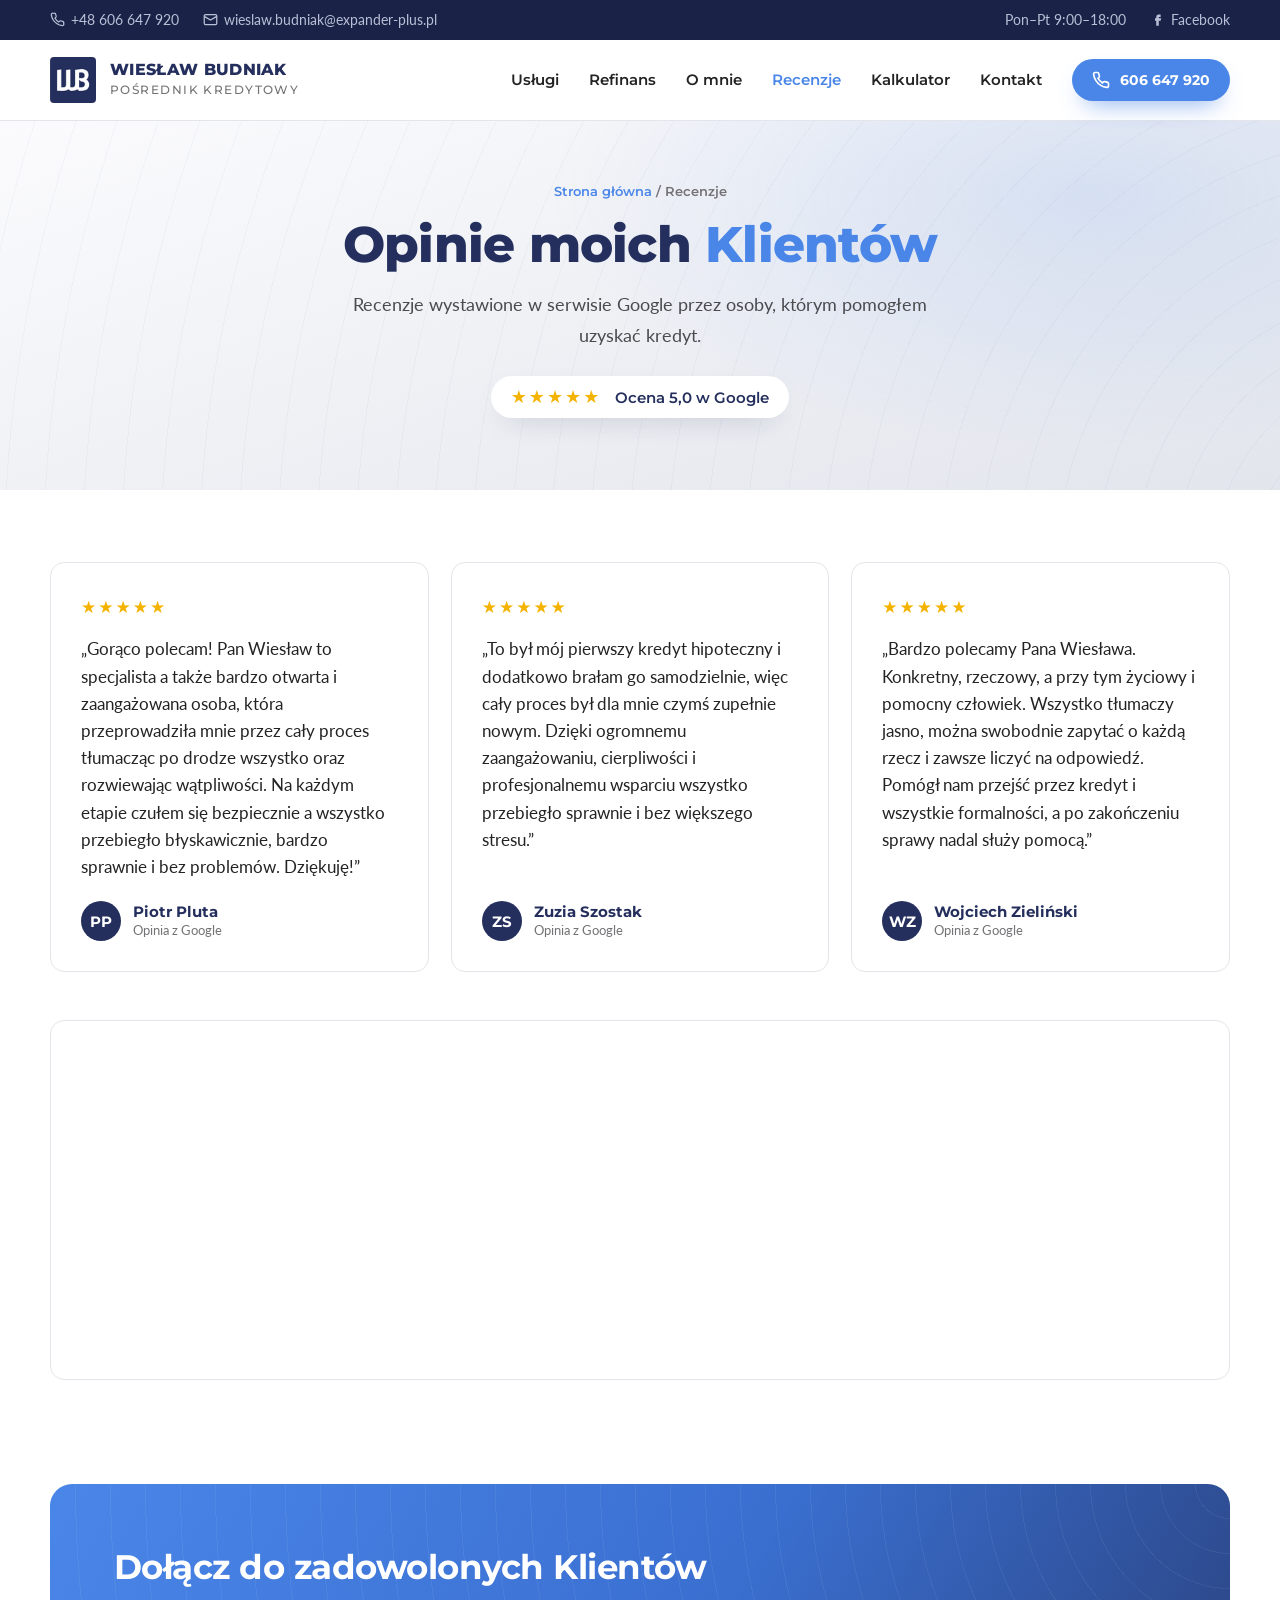
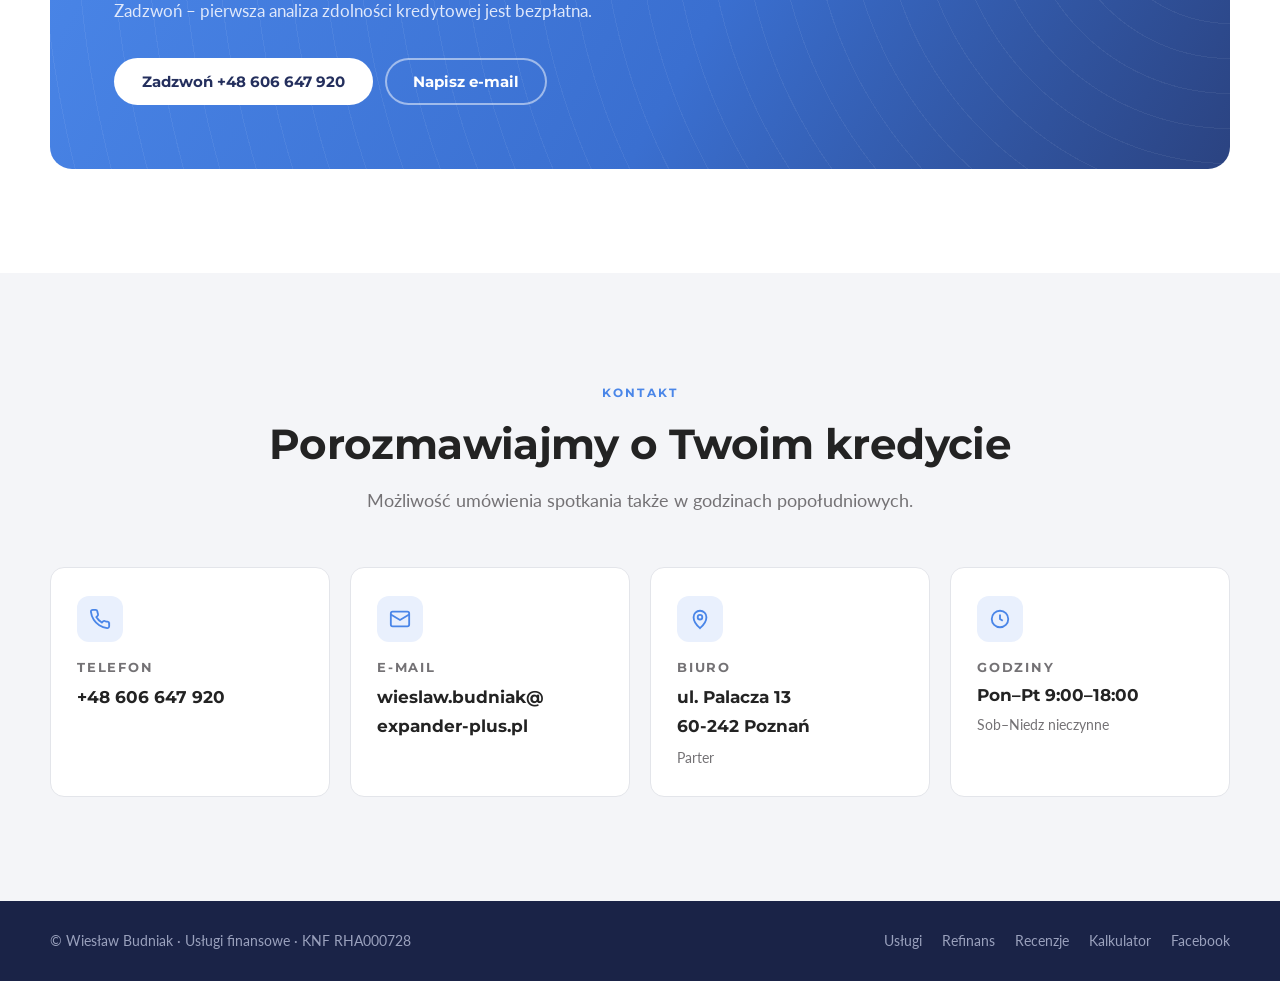
<file: budniak/recenzje.html>
<!doctype html>
<html lang="pl">
<head>
<meta charset="utf-8">
<meta name="viewport" content="width=device-width, initial-scale=1">
<base href="/budniak/">
<title>Opinie Klientów – Wiesław Budniak, pośrednik kredytowy Poznań</title>
<meta name="description" content="Opinie Klientów o współpracy z Wiesławem Budniakiem, pośrednikiem kredytowym w Poznaniu.">
<link rel="preconnect" href="https://fonts.googleapis.com">
<link rel="preconnect" href="https://fonts.gstatic.com" crossorigin>
<link href="https://fonts.googleapis.com/css2?family=Lato:wght@300;400;700&family=Montserrat:wght@500;600;700;800&display=swap" rel="stylesheet">
<link rel="stylesheet" href="style.css">
</head>
<body>

<div class="topbar">
  <div class="wrap">
    <div class="items contacts">
      <a href="tel:+48606647920" class="phone"><svg viewBox="0 0 24 24" fill="none" stroke="currentColor" stroke-width="2"><path d="M22 16.9v3a2 2 0 0 1-2.2 2 19.8 19.8 0 0 1-8.6-3.1 19.5 19.5 0 0 1-6-6A19.8 19.8 0 0 1 2.1 4.2 2 2 0 0 1 4.1 2h3a2 2 0 0 1 2 1.7c.1 1 .4 1.9.7 2.8a2 2 0 0 1-.5 2.1L8 9.9a16 16 0 0 0 6 6l1.3-1.3a2 2 0 0 1 2.1-.4c.9.3 1.8.6 2.8.7a2 2 0 0 1 1.7 2z"/></svg>+48 606 647 920</a>
      <a href="mailto:wieslaw.budniak@expander-plus.pl" class="email"><svg viewBox="0 0 24 24" fill="none" stroke="currentColor" stroke-width="2"><rect x="2" y="4" width="20" height="16" rx="2"/><path d="m22 7-10 6L2 7"/></svg>wieslaw.budniak@expander-plus.pl</a>
    </div>
    <div class="items">
      <span class="hours">Pon–Pt 9:00–18:00</span>
      <a href="https://www.facebook.com/budniakcom" target="_blank" rel="noopener" aria-label="Facebook"><svg viewBox="0 0 24 24" fill="currentColor"><path d="M14 8h3V4h-3a4 4 0 0 0-4 4v2H8v4h2v8h4v-8h3l1-4h-4V8z"/></svg><span class="fb-label">Facebook</span></a>
    </div>
  </div>
</div>

<header class="header">
  <div class="wrap">
    <a href="./" class="brand">
      <img src="assets/wegnerbudniak-logo-pion-kolor.png" alt="">
      <div><b>Wiesław Budniak</b><span>Pośrednik kredytowy</span></div>
    </a>
    <nav class="nav" id="menu">
      <div class="nav-links">
        <a href="#uslugi">Usługi</a>
        <a href="refinansowanie.html">Refinans</a>
        <a href="#o-mnie">O mnie</a>
        <a href="recenzje.html" class="active" aria-current="page">Recenzje</a>
        <a href="zdolnosc.html">Kalkulator</a>
        <a href="recenzje.html#kontakt">Kontakt</a>
      </div>
      <a href="tel:+48606647920" class="btn btn-blue"><svg viewBox="0 0 24 24" fill="none" stroke="currentColor" stroke-width="2.2"><path d="M22 16.9v3a2 2 0 0 1-2.2 2 19.8 19.8 0 0 1-8.6-3.1 19.5 19.5 0 0 1-6-6A19.8 19.8 0 0 1 2.1 4.2 2 2 0 0 1 4.1 2h3a2 2 0 0 1 2 1.7c.1 1 .4 1.9.7 2.8a2 2 0 0 1-.5 2.1L8 9.9a16 16 0 0 0 6 6l1.3-1.3a2 2 0 0 1 2.1-.4c.9.3 1.8.6 2.8.7a2 2 0 0 1 1.7 2z"/></svg><span>606 647 920</span></a>
      <button class="menu-toggle" aria-label="Menu" aria-expanded="false" aria-controls="menu"><span></span><span></span><span></span></button>
    </nav>
  </div>
</header>

<main>
  <section class="page-hero solo">
    <div class="wrap">
      <div>
        <div class="crumbs"><a href="./">Strona główna</a> / Recenzje</div>
        <h1>Opinie moich <em>Klientów</em></h1>
        <p class="lead">Recenzje wystawione w serwisie Google przez osoby, którym pomogłem uzyskać kredyt.</p>
        <div class="rating"><span class="stars">★★★★★</span>Ocena 5,0 w Google</div>
      </div>
    </div>
  </section>

  <section style="padding-top:72px">
    <div class="wrap">
      <div class="quotes">
        <figure class="quote reveal">
          <div class="stars" aria-label="5 na 5">★★★★★</div>
          <blockquote>„Gorąco polecam! Pan Wiesław to specjalista a także bardzo otwarta i zaangażowana osoba, która przeprowadziła mnie przez cały proces tłumacząc po drodze wszystko oraz rozwiewając wątpliwości. Na każdym etapie czułem się bezpiecznie a wszystko przebiegło błyskawicznie, bardzo sprawnie i bez problemów. Dziękuję!”</blockquote>
          <figcaption><i>PP</i><span>Piotr Pluta<small>Opinia z Google</small></span></figcaption>
        </figure>
        <figure class="quote reveal">
          <div class="stars" aria-label="5 na 5">★★★★★</div>
          <blockquote>„To był mój pierwszy kredyt hipoteczny i dodatkowo brałam go samodzielnie, więc cały proces był dla mnie czymś zupełnie nowym. Dzięki ogromnemu zaangażowaniu, cierpliwości i profesjonalnemu wsparciu wszystko przebiegło sprawnie i bez większego stresu.”</blockquote>
          <figcaption><i>ZS</i><span>Zuzia Szostak<small>Opinia z Google</small></span></figcaption>
        </figure>
        <figure class="quote reveal">
          <div class="stars" aria-label="5 na 5">★★★★★</div>
          <blockquote>„Bardzo polecamy Pana Wiesława. Konkretny, rzeczowy, a przy tym życiowy i pomocny człowiek. Wszystko tłumaczy jasno, można swobodnie zapytać o każdą rzecz i zawsze liczyć na odpowiedź. Pomógł nam przejść przez kredyt i wszystkie formalności, a po zakończeniu sprawy nadal służy pomocą.”</blockquote>
          <figcaption><i>WZ</i><span>Wojciech Zieliński<small>Opinia z Google</small></span></figcaption>
        </figure>
      </div>
      <div class="widget-box reveal">
        <script src="https://apps.elfsight.com/p/platform.js" defer></script>
        <div class="elfsight-app-bef3f2d9-cc7a-4e87-8cd8-6620ceb848ea" data-elfsight-app-lazy></div>
      </div>
    </div>
  </section>

  <section class="cta" style="padding-bottom:104px">
    <div class="wrap">
      <div class="cta-box reveal">
        <div>
          <h2>Dołącz do zadowolonych Klientów</h2>
          <p>Zadzwoń – pierwsza analiza zdolności kredytowej jest bezpłatna.</p>
        </div>
        <div class="btns">
          <a href="tel:+48606647920" class="btn btn-white">Zadzwoń +48 606 647 920</a>
          <a href="mailto:wieslaw.budniak@expander-plus.pl" class="btn btn-ghost">Napisz e-mail</a>
        </div>
      </div>
    </div>
  </section>

  <section class="contact" id="kontakt">
    <div class="wrap">
      <div class="center reveal">
        <span class="eyebrow">Kontakt</span>
        <h2 class="h2">Porozmawiajmy o Twoim kredycie</h2>
        <p class="lead">Możliwość umówienia spotkania także w godzinach popołudniowych.</p>
      </div>
      <div class="contact-grid">
        <div class="c-card reveal">
          <div class="ico"><svg viewBox="0 0 24 24" fill="none" stroke="currentColor" stroke-width="2"><path d="M22 16.9v3a2 2 0 0 1-2.2 2 19.8 19.8 0 0 1-8.6-3.1 19.5 19.5 0 0 1-6-6A19.8 19.8 0 0 1 2.1 4.2 2 2 0 0 1 4.1 2h3a2 2 0 0 1 2 1.7c.1 1 .4 1.9.7 2.8a2 2 0 0 1-.5 2.1L8 9.9a16 16 0 0 0 6 6l1.3-1.3a2 2 0 0 1 2.1-.4c.9.3 1.8.6 2.8.7a2 2 0 0 1 1.7 2z"/></svg></div>
          <h3>Telefon</h3>
          <a href="tel:+48606647920">+48 606 647 920</a>
        </div>
        <div class="c-card reveal">
          <div class="ico"><svg viewBox="0 0 24 24" fill="none" stroke="currentColor" stroke-width="2"><rect x="2" y="4" width="20" height="16" rx="2"/><path d="m22 7-10 6L2 7"/></svg></div>
          <h3>E-mail</h3>
          <a href="mailto:wieslaw.budniak@expander-plus.pl">wieslaw.budniak@<wbr>expander-plus.pl</a>
        </div>
        <div class="c-card reveal">
          <div class="ico"><svg viewBox="0 0 24 24" fill="none" stroke="currentColor" stroke-width="2"><path d="M12 22s7-6.2 7-12a7 7 0 1 0-14 0c0 5.8 7 12 7 12z"/><circle cx="12" cy="10" r="2.5"/></svg></div>
          <h3>Biuro</h3>
          <a href="https://www.google.com/maps/search/?api=1&query=Palacza+13+60-242+Pozna%C5%84" target="_blank" rel="noopener">ul. Palacza 13<br>60-242 Poznań</a>
          <small>Parter</small>
        </div>
        <div class="c-card reveal">
          <div class="ico"><svg viewBox="0 0 24 24" fill="none" stroke="currentColor" stroke-width="2"><circle cx="12" cy="12" r="9"/><path d="M12 7v5l3 2"/></svg></div>
          <h3>Godziny</h3>
          <p>Pon–Pt 9:00–18:00</p>
          <small>Sob–Niedz nieczynne</small>
        </div>
      </div>
    </div>
  </section>
</main>

<footer class="footer">
  <div class="wrap">
    <span>© Wiesław Budniak · Usługi finansowe · KNF RHA000728</span>
    <nav>
      <a href="#uslugi">Usługi</a>
      <a href="refinansowanie.html">Refinans</a>
      <a href="recenzje.html">Recenzje</a>
      <a href="zdolnosc.html">Kalkulator</a>
      <a href="https://www.facebook.com/budniakcom" target="_blank" rel="noopener">Facebook</a>
    </nav>
  </div>
</footer>

<script src="script.js"></script>
</body>
</html>
</file>
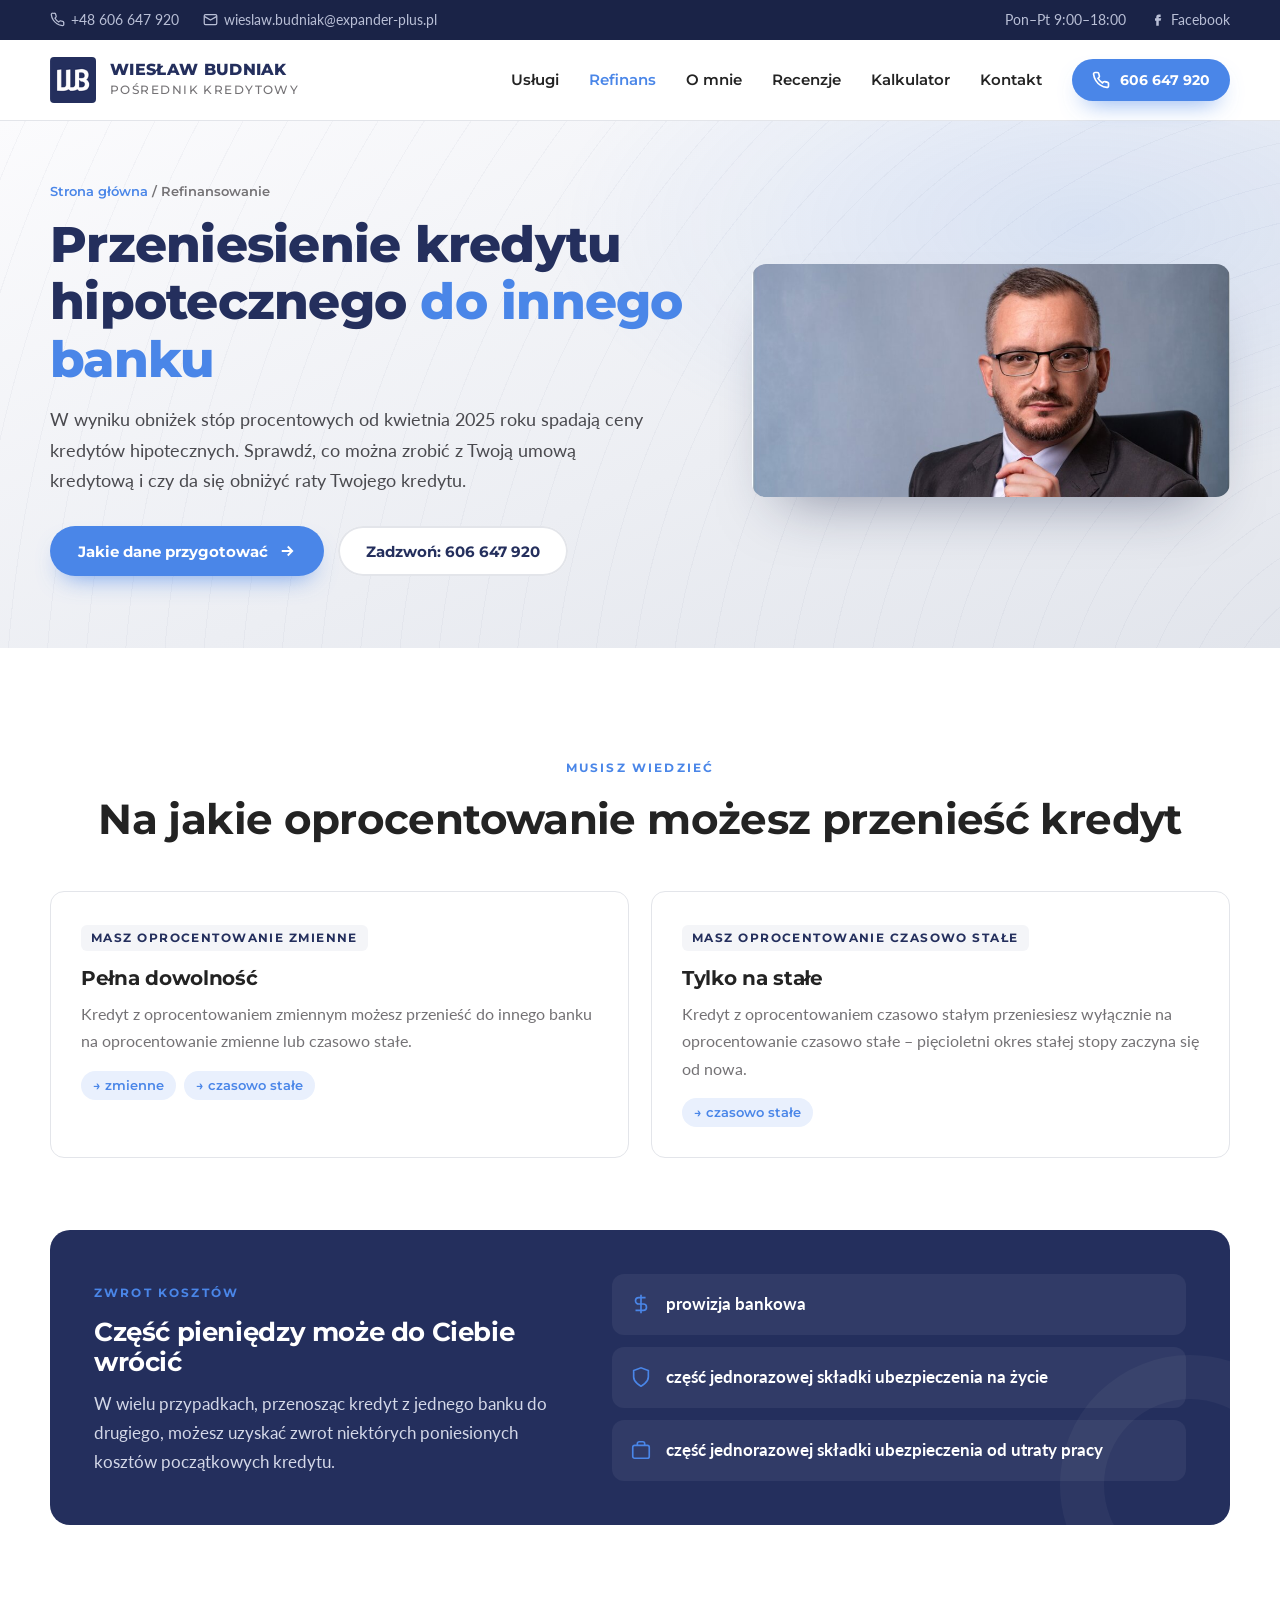
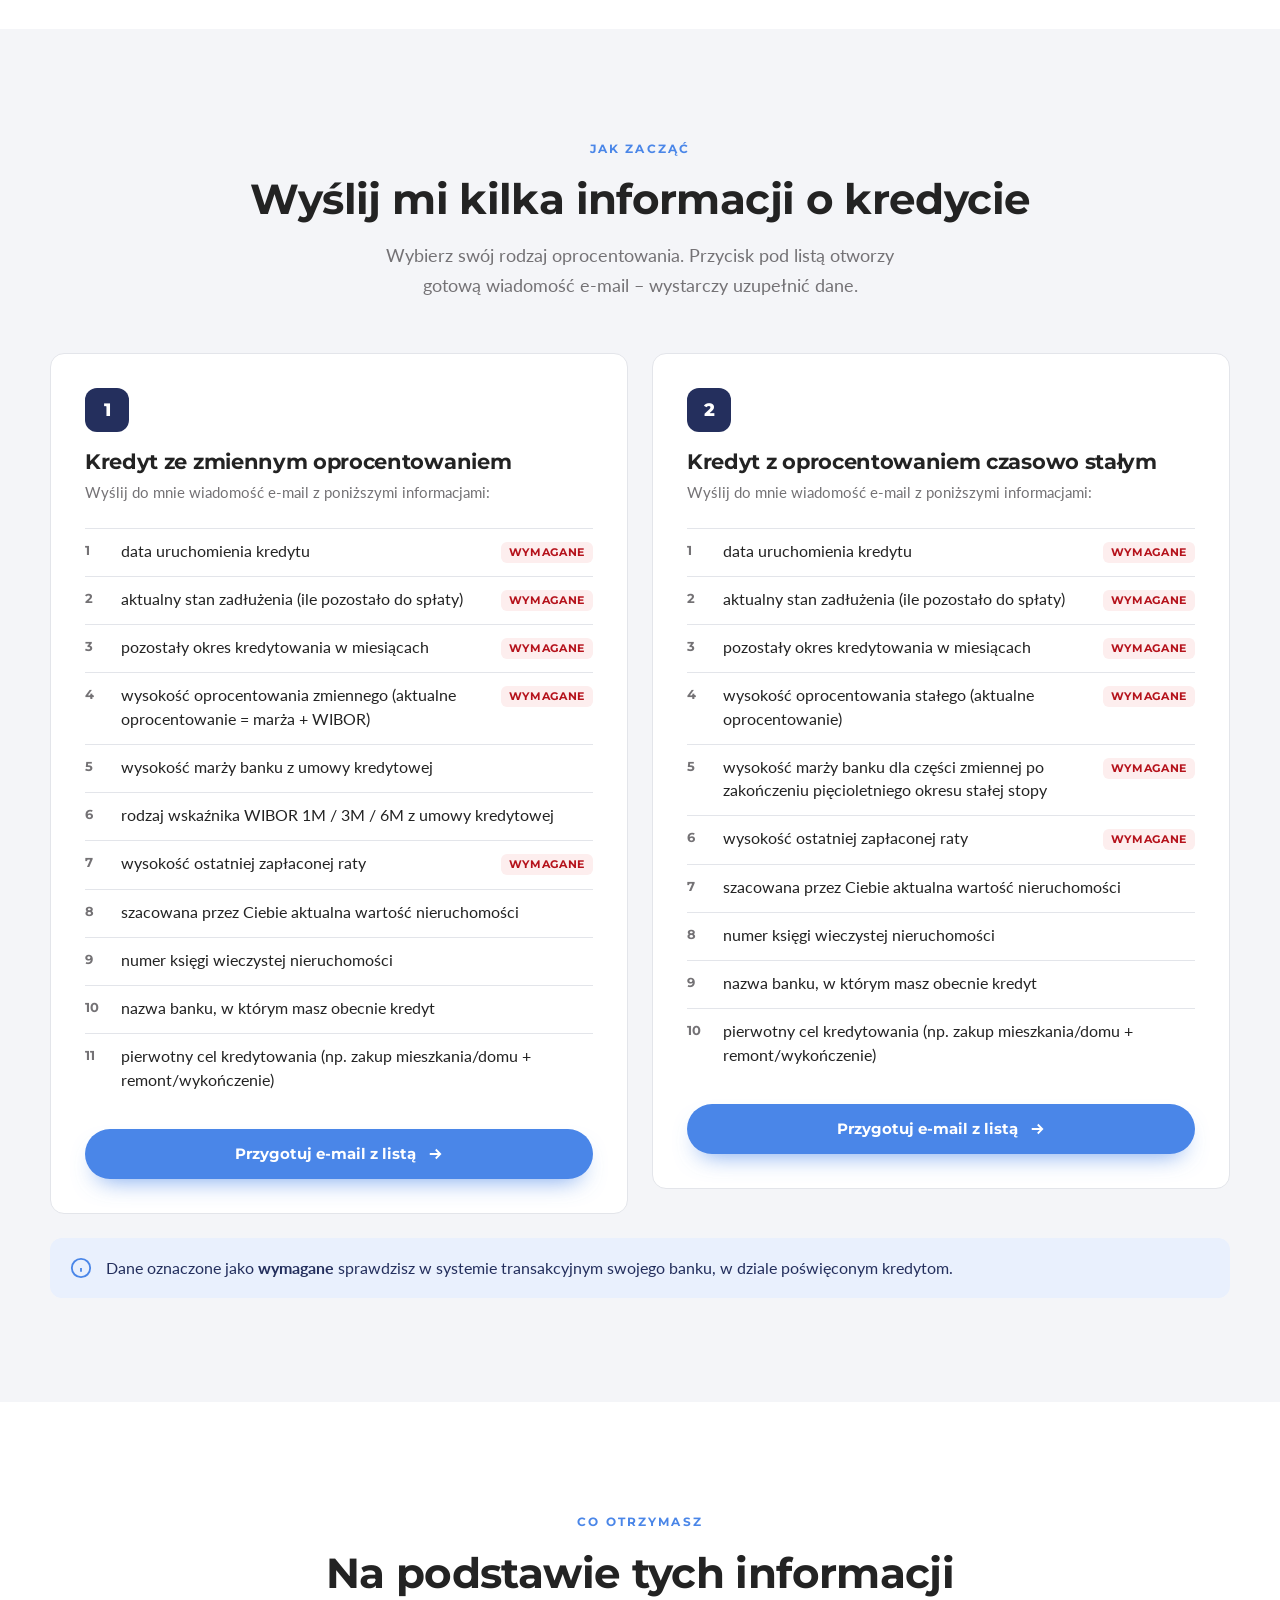
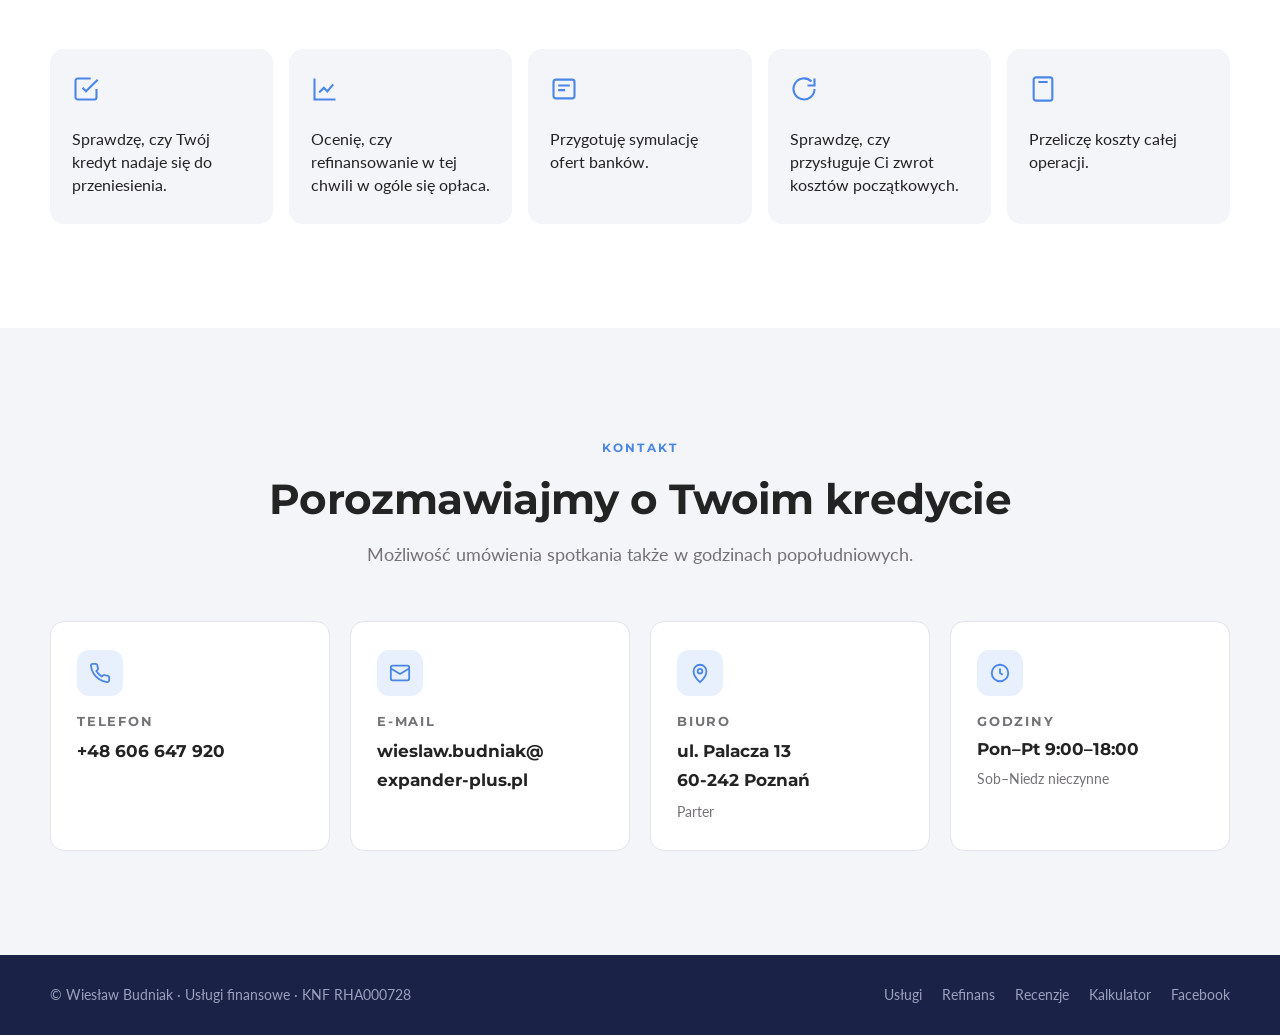
<file: budniak/refinansowanie.html>
<!doctype html>
<html lang="pl">
<head>
<meta charset="utf-8">
<meta name="viewport" content="width=device-width, initial-scale=1">
<base href="/budniak/">
<title>Refinansowanie kredytu hipotecznego – Wiesław Budniak, Poznań</title>
<meta name="description" content="Przeniesienie kredytu hipotecznego do innego banku. Sprawdź, czy warto refinansować kredyt i jakie dane przygotować. Wiesław Budniak, pośrednik kredytowy w Poznaniu.">
<link rel="preconnect" href="https://fonts.googleapis.com">
<link rel="preconnect" href="https://fonts.gstatic.com" crossorigin>
<link href="https://fonts.googleapis.com/css2?family=Lato:wght@300;400;700&family=Montserrat:wght@500;600;700;800&display=swap" rel="stylesheet">
<link rel="stylesheet" href="style.css">
</head>
<body>

<div class="topbar">
  <div class="wrap">
    <div class="items contacts">
      <a href="tel:+48606647920" class="phone"><svg viewBox="0 0 24 24" fill="none" stroke="currentColor" stroke-width="2"><path d="M22 16.9v3a2 2 0 0 1-2.2 2 19.8 19.8 0 0 1-8.6-3.1 19.5 19.5 0 0 1-6-6A19.8 19.8 0 0 1 2.1 4.2 2 2 0 0 1 4.1 2h3a2 2 0 0 1 2 1.7c.1 1 .4 1.9.7 2.8a2 2 0 0 1-.5 2.1L8 9.9a16 16 0 0 0 6 6l1.3-1.3a2 2 0 0 1 2.1-.4c.9.3 1.8.6 2.8.7a2 2 0 0 1 1.7 2z"/></svg>+48 606 647 920</a>
      <a href="mailto:wieslaw.budniak@expander-plus.pl" class="email"><svg viewBox="0 0 24 24" fill="none" stroke="currentColor" stroke-width="2"><rect x="2" y="4" width="20" height="16" rx="2"/><path d="m22 7-10 6L2 7"/></svg>wieslaw.budniak@expander-plus.pl</a>
    </div>
    <div class="items">
      <span class="hours">Pon–Pt 9:00–18:00</span>
      <a href="https://www.facebook.com/budniakcom" target="_blank" rel="noopener" aria-label="Facebook"><svg viewBox="0 0 24 24" fill="currentColor"><path d="M14 8h3V4h-3a4 4 0 0 0-4 4v2H8v4h2v8h4v-8h3l1-4h-4V8z"/></svg><span class="fb-label">Facebook</span></a>
    </div>
  </div>
</div>

<header class="header">
  <div class="wrap">
    <a href="./" class="brand">
      <img src="assets/wegnerbudniak-logo-pion-kolor.png" alt="">
      <div><b>Wiesław Budniak</b><span>Pośrednik kredytowy</span></div>
    </a>
    <nav class="nav" id="menu">
      <div class="nav-links">
        <a href="#uslugi">Usługi</a>
        <a href="refinansowanie.html" class="active" aria-current="page">Refinans</a>
        <a href="#o-mnie">O mnie</a>
        <a href="recenzje.html">Recenzje</a>
        <a href="zdolnosc.html">Kalkulator</a>
        <a href="refinansowanie.html#kontakt">Kontakt</a>
      </div>
      <a href="tel:+48606647920" class="btn btn-blue"><svg viewBox="0 0 24 24" fill="none" stroke="currentColor" stroke-width="2.2"><path d="M22 16.9v3a2 2 0 0 1-2.2 2 19.8 19.8 0 0 1-8.6-3.1 19.5 19.5 0 0 1-6-6A19.8 19.8 0 0 1 2.1 4.2 2 2 0 0 1 4.1 2h3a2 2 0 0 1 2 1.7c.1 1 .4 1.9.7 2.8a2 2 0 0 1-.5 2.1L8 9.9a16 16 0 0 0 6 6l1.3-1.3a2 2 0 0 1 2.1-.4c.9.3 1.8.6 2.8.7a2 2 0 0 1 1.7 2z"/></svg><span>606 647 920</span></a>
      <button class="menu-toggle" aria-label="Menu" aria-expanded="false" aria-controls="menu"><span></span><span></span><span></span></button>
    </nav>
  </div>
</header>

<main>
  <section class="page-hero" style="padding-bottom:72px">
    <div class="wrap">
      <div>
        <div class="crumbs"><a href="./">Strona główna</a> / Refinansowanie</div>
        <h1>Przeniesienie kredytu hipotecznego <em>do innego banku</em></h1>
        <p class="lead">W wyniku obniżek stóp procentowych od kwietnia 2025 roku spadają ceny kredytów hipotecznych. Sprawdź, co można zrobić z Twoją umową kredytową i czy da się obniżyć raty Twojego kredytu.</p>
        <div class="hero-actions">
          <a href="refinansowanie.html#dane" class="btn btn-blue">Jakie dane przygotować <svg viewBox="0 0 24 24" fill="none" stroke="currentColor" stroke-width="2.4"><path d="M5 12h14M13 6l6 6-6 6"/></svg></a>
          <a href="tel:+48606647920" class="btn btn-line">Zadzwoń: 606 647 920</a>
        </div>
      </div>
      <div class="page-hero-photo"><img src="assets/Budniak_Wieslaw_3199.jpg" alt="Wiesław Budniak"></div>
    </div>
  </section>

  <section>
    <div class="wrap">
      <div class="center reveal">
        <span class="eyebrow">Musisz wiedzieć</span>
        <h2 class="h2">Na jakie oprocentowanie możesz przenieść kredyt</h2>
      </div>
      <div class="rules">
        <div class="rule reveal">
          <span class="from">Masz oprocentowanie zmienne</span>
          <h3>Pełna dowolność</h3>
          <p>Kredyt z oprocentowaniem zmiennym możesz przenieść do innego banku na oprocentowanie zmienne lub czasowo stałe.</p>
          <div class="to"><span>→ zmienne</span><span>→ czasowo stałe</span></div>
        </div>
        <div class="rule reveal">
          <span class="from">Masz oprocentowanie czasowo stałe</span>
          <h3>Tylko na stałe</h3>
          <p>Kredyt z oprocentowaniem czasowo stałym przeniesiesz wyłącznie na oprocentowanie czasowo stałe – pięcioletni okres stałej stopy zaczyna się od nowa.</p>
          <div class="to"><span>→ czasowo stałe</span></div>
        </div>
      </div>
      <div class="refund reveal">
        <div>
          <span class="eyebrow">Zwrot kosztów</span>
          <h3 style="margin-top:12px">Część pieniędzy może do Ciebie wrócić</h3>
          <p>W wielu przypadkach, przenosząc kredyt z jednego banku do drugiego, możesz uzyskać zwrot niektórych poniesionych kosztów początkowych kredytu.</p>
        </div>
        <ul>
          <li><svg viewBox="0 0 24 24" fill="none" stroke="currentColor" stroke-width="1.8"><path d="M12 2v20M17 5H9.5a3.5 3.5 0 0 0 0 7h5a3.5 3.5 0 0 1 0 7H6"/></svg>prowizja bankowa</li>
          <li><svg viewBox="0 0 24 24" fill="none" stroke="currentColor" stroke-width="1.8"><path d="M12 22s8-4 8-10V5l-8-3-8 3v7c0 6 8 10 8 10z"/></svg>część jednorazowej składki ubezpieczenia na życie</li>
          <li><svg viewBox="0 0 24 24" fill="none" stroke="currentColor" stroke-width="1.8"><rect x="3" y="7" width="18" height="14" rx="2"/><path d="M8 7V5a2 2 0 0 1 2-2h4a2 2 0 0 1 2 2v2"/></svg>część jednorazowej składki ubezpieczenia od utraty pracy</li>
        </ul>
      </div>
    </div>
  </section>

  <section class="why" id="dane" style="scroll-margin-top:80px">
    <div class="wrap">
      <div class="center reveal">
        <span class="eyebrow">Jak zacząć</span>
        <h2 class="h2">Wyślij mi kilka informacji o kredycie</h2>
        <p class="lead">Wybierz swój rodzaj oprocentowania. Przycisk pod listą otworzy gotową wiadomość e-mail – wystarczy uzupełnić dane.</p>
      </div>
      <div class="checklists">
        <div class="checklist reveal">
          <div class="num">1</div>
          <h3>Kredyt ze zmiennym oprocentowaniem</h3>
          <p>Wyślij do mnie wiadomość e-mail z poniższymi informacjami:</p>
          <ol>
            <li><span>data uruchomienia kredytu</span><b class="req">wymagane</b></li>
            <li><span>aktualny stan zadłużenia (ile pozostało do spłaty)</span><b class="req">wymagane</b></li>
            <li><span>pozostały okres kredytowania w miesiącach</span><b class="req">wymagane</b></li>
            <li><span>wysokość oprocentowania zmiennego (aktualne oprocentowanie = marża + WIBOR)</span><b class="req">wymagane</b></li>
            <li><span>wysokość marży banku z umowy kredytowej</span></li>
            <li><span>rodzaj wskaźnika WIBOR 1M / 3M / 6M z umowy kredytowej</span></li>
            <li><span>wysokość ostatniej zapłaconej raty</span><b class="req">wymagane</b></li>
            <li><span>szacowana przez Ciebie aktualna wartość nieruchomości</span></li>
            <li><span>numer księgi wieczystej nieruchomości</span></li>
            <li><span>nazwa banku, w którym masz obecnie kredyt</span></li>
            <li><span>pierwotny cel kredytowania (np. zakup mieszkania/domu + remont/wykończenie)</span></li>
          </ol>
          <a href="mailto:wieslaw.budniak@expander-plus.pl?subject=Refinansowanie%20kredytu%20%E2%80%93%20oprocentowanie%20zmienne&amp;body=Dzie%C5%84%20dobry%2C%0Aprosz%C4%99%20o%20sprawdzenie%2C%20czy%20warto%20przenie%C5%9B%C4%87%20m%C3%B3j%20kredyt%20hipoteczny.%0A%0A-%20data%20uruchomienia%20kredytu%3A%20%0A-%20aktualny%20stan%20zad%C5%82u%C5%BCenia%3A%20%0A-%20pozosta%C5%82y%20okres%20kredytowania%20w%20miesi%C4%85cach%3A%20%0A-%20wysoko%C5%9B%C4%87%20oprocentowania%20zmiennego%3A%20%0A-%20wysoko%C5%9B%C4%87%20mar%C5%BCy%20banku%20z%20umowy%20kredytowej%3A%20%0A-%20rodzaj%20wska%C5%BAnika%20WIBOR%201M%20/%203M%20/%206M%20z%20umowy%20kredytowej%3A%20%0A-%20wysoko%C5%9B%C4%87%20ostatniej%20zap%C5%82aconej%20raty%3A%20%0A-%20szacowana%20przez%20Ciebie%20aktualna%20warto%C5%9B%C4%87%20nieruchomo%C5%9Bci%3A%20%0A-%20numer%20ksi%C4%99gi%20wieczystej%20nieruchomo%C5%9Bci%3A%20%0A-%20nazwa%20banku%2C%20w%20kt%C3%B3rym%20masz%20obecnie%20kredyt%3A%20%0A-%20pierwotny%20cel%20kredytowania%3A%20%0A%0APozdrawiam" class="btn btn-blue">Przygotuj e-mail z listą <svg viewBox="0 0 24 24" fill="none" stroke="currentColor" stroke-width="2.4"><path d="M5 12h14M13 6l6 6-6 6"/></svg></a>
        </div>
        <div class="checklist reveal">
          <div class="num">2</div>
          <h3>Kredyt z oprocentowaniem czasowo stałym</h3>
          <p>Wyślij do mnie wiadomość e-mail z poniższymi informacjami:</p>
          <ol>
            <li><span>data uruchomienia kredytu</span><b class="req">wymagane</b></li>
            <li><span>aktualny stan zadłużenia (ile pozostało do spłaty)</span><b class="req">wymagane</b></li>
            <li><span>pozostały okres kredytowania w miesiącach</span><b class="req">wymagane</b></li>
            <li><span>wysokość oprocentowania stałego (aktualne oprocentowanie)</span><b class="req">wymagane</b></li>
            <li><span>wysokość marży banku dla części zmiennej po zakończeniu pięcioletniego okresu stałej stopy</span><b class="req">wymagane</b></li>
            <li><span>wysokość ostatniej zapłaconej raty</span><b class="req">wymagane</b></li>
            <li><span>szacowana przez Ciebie aktualna wartość nieruchomości</span></li>
            <li><span>numer księgi wieczystej nieruchomości</span></li>
            <li><span>nazwa banku, w którym masz obecnie kredyt</span></li>
            <li><span>pierwotny cel kredytowania (np. zakup mieszkania/domu + remont/wykończenie)</span></li>
          </ol>
          <a href="mailto:wieslaw.budniak@expander-plus.pl?subject=Refinansowanie%20kredytu%20%E2%80%93%20oprocentowanie%20czasowo%20sta%C5%82e&amp;body=Dzie%C5%84%20dobry%2C%0Aprosz%C4%99%20o%20sprawdzenie%2C%20czy%20warto%20przenie%C5%9B%C4%87%20m%C3%B3j%20kredyt%20hipoteczny.%0A%0A-%20data%20uruchomienia%20kredytu%3A%20%0A-%20aktualny%20stan%20zad%C5%82u%C5%BCenia%3A%20%0A-%20pozosta%C5%82y%20okres%20kredytowania%20w%20miesi%C4%85cach%3A%20%0A-%20wysoko%C5%9B%C4%87%20oprocentowania%20sta%C5%82ego%3A%20%0A-%20wysoko%C5%9B%C4%87%20mar%C5%BCy%20banku%20dla%20cz%C4%99%C5%9Bci%20zmiennej%20po%20zako%C5%84czeniu%20pi%C4%99cioletniego%20okresu%20sta%C5%82ej%20stopy%3A%20%0A-%20wysoko%C5%9B%C4%87%20ostatniej%20zap%C5%82aconej%20raty%3A%20%0A-%20szacowana%20przez%20Ciebie%20aktualna%20warto%C5%9B%C4%87%20nieruchomo%C5%9Bci%3A%20%0A-%20numer%20ksi%C4%99gi%20wieczystej%20nieruchomo%C5%9Bci%3A%20%0A-%20nazwa%20banku%2C%20w%20kt%C3%B3rym%20masz%20obecnie%20kredyt%3A%20%0A-%20pierwotny%20cel%20kredytowania%3A%20%0A%0APozdrawiam" class="btn btn-blue">Przygotuj e-mail z listą <svg viewBox="0 0 24 24" fill="none" stroke="currentColor" stroke-width="2.4"><path d="M5 12h14M13 6l6 6-6 6"/></svg></a>
        </div>
      </div>
      <div class="note reveal"><svg viewBox="0 0 24 24" fill="none" stroke="currentColor" stroke-width="2"><circle cx="12" cy="12" r="10"/><path d="M12 16v-4M12 8h.01"/></svg><span>Dane oznaczone jako <b>wymagane</b> sprawdzisz w systemie transakcyjnym swojego banku, w dziale poświęconym kredytom.</span></div>
    </div>
  </section>

  <section>
    <div class="wrap">
      <div class="center reveal">
        <span class="eyebrow">Co otrzymasz</span>
        <h2 class="h2">Na podstawie tych informacji</h2>
      </div>
      <div class="deliver">
        <div class="reveal"><svg viewBox="0 0 24 24" fill="none" stroke="currentColor" stroke-width="1.8"><path d="M9 11l3 3L22 4"/><path d="M21 12v7a2 2 0 0 1-2 2H5a2 2 0 0 1-2-2V5a2 2 0 0 1 2-2h11"/></svg><p>Sprawdzę, czy Twój kredyt nadaje się do przeniesienia.</p></div>
        <div class="reveal"><svg viewBox="0 0 24 24" fill="none" stroke="currentColor" stroke-width="1.8"><path d="M3 3v18h18"/><path d="M7 15l4-4 3 3 5-6"/></svg><p>Ocenię, czy refinansowanie w tej chwili w ogóle się opłaca.</p></div>
        <div class="reveal"><svg viewBox="0 0 24 24" fill="none" stroke="currentColor" stroke-width="1.8"><rect x="3" y="4" width="18" height="16" rx="2"/><path d="M7 9h10M7 13h6"/></svg><p>Przygotuję symulację ofert banków.</p></div>
        <div class="reveal"><svg viewBox="0 0 24 24" fill="none" stroke="currentColor" stroke-width="1.8"><path d="M21 12a9 9 0 1 1-2.6-6.4"/><path d="M21 3v6h-6"/></svg><p>Sprawdzę, czy przysługuje Ci zwrot kosztów początkowych.</p></div>
        <div class="reveal"><svg viewBox="0 0 24 24" fill="none" stroke="currentColor" stroke-width="1.8"><rect x="4" y="2" width="16" height="20" rx="2"/><path d="M8 6h8M8 11h.01M12 11h.01M16 11h.01M8 15h.01M12 15h.01M16 15h.01"/></svg><p>Przeliczę koszty całej operacji.</p></div>
      </div>
    </div>
  </section>

  <section class="contact" id="kontakt">
    <div class="wrap">
      <div class="center reveal">
        <span class="eyebrow">Kontakt</span>
        <h2 class="h2">Porozmawiajmy o Twoim kredycie</h2>
        <p class="lead">Możliwość umówienia spotkania także w godzinach popołudniowych.</p>
      </div>
      <div class="contact-grid">
        <div class="c-card reveal">
          <div class="ico"><svg viewBox="0 0 24 24" fill="none" stroke="currentColor" stroke-width="2"><path d="M22 16.9v3a2 2 0 0 1-2.2 2 19.8 19.8 0 0 1-8.6-3.1 19.5 19.5 0 0 1-6-6A19.8 19.8 0 0 1 2.1 4.2 2 2 0 0 1 4.1 2h3a2 2 0 0 1 2 1.7c.1 1 .4 1.9.7 2.8a2 2 0 0 1-.5 2.1L8 9.9a16 16 0 0 0 6 6l1.3-1.3a2 2 0 0 1 2.1-.4c.9.3 1.8.6 2.8.7a2 2 0 0 1 1.7 2z"/></svg></div>
          <h3>Telefon</h3>
          <a href="tel:+48606647920">+48 606 647 920</a>
        </div>
        <div class="c-card reveal">
          <div class="ico"><svg viewBox="0 0 24 24" fill="none" stroke="currentColor" stroke-width="2"><rect x="2" y="4" width="20" height="16" rx="2"/><path d="m22 7-10 6L2 7"/></svg></div>
          <h3>E-mail</h3>
          <a href="mailto:wieslaw.budniak@expander-plus.pl">wieslaw.budniak@<wbr>expander-plus.pl</a>
        </div>
        <div class="c-card reveal">
          <div class="ico"><svg viewBox="0 0 24 24" fill="none" stroke="currentColor" stroke-width="2"><path d="M12 22s7-6.2 7-12a7 7 0 1 0-14 0c0 5.8 7 12 7 12z"/><circle cx="12" cy="10" r="2.5"/></svg></div>
          <h3>Biuro</h3>
          <a href="https://www.google.com/maps/search/?api=1&query=Palacza+13+60-242+Pozna%C5%84" target="_blank" rel="noopener">ul. Palacza 13<br>60-242 Poznań</a>
          <small>Parter</small>
        </div>
        <div class="c-card reveal">
          <div class="ico"><svg viewBox="0 0 24 24" fill="none" stroke="currentColor" stroke-width="2"><circle cx="12" cy="12" r="9"/><path d="M12 7v5l3 2"/></svg></div>
          <h3>Godziny</h3>
          <p>Pon–Pt 9:00–18:00</p>
          <small>Sob–Niedz nieczynne</small>
        </div>
      </div>
    </div>
  </section>
</main>

<footer class="footer">
  <div class="wrap">
    <span>© Wiesław Budniak · Usługi finansowe · KNF RHA000728</span>
    <nav>
      <a href="#uslugi">Usługi</a>
      <a href="refinansowanie.html">Refinans</a>
      <a href="recenzje.html">Recenzje</a>
      <a href="zdolnosc.html">Kalkulator</a>
      <a href="https://www.facebook.com/budniakcom" target="_blank" rel="noopener">Facebook</a>
    </nav>
  </div>
</footer>

<script src="script.js"></script>
</body>
</html>
</file>
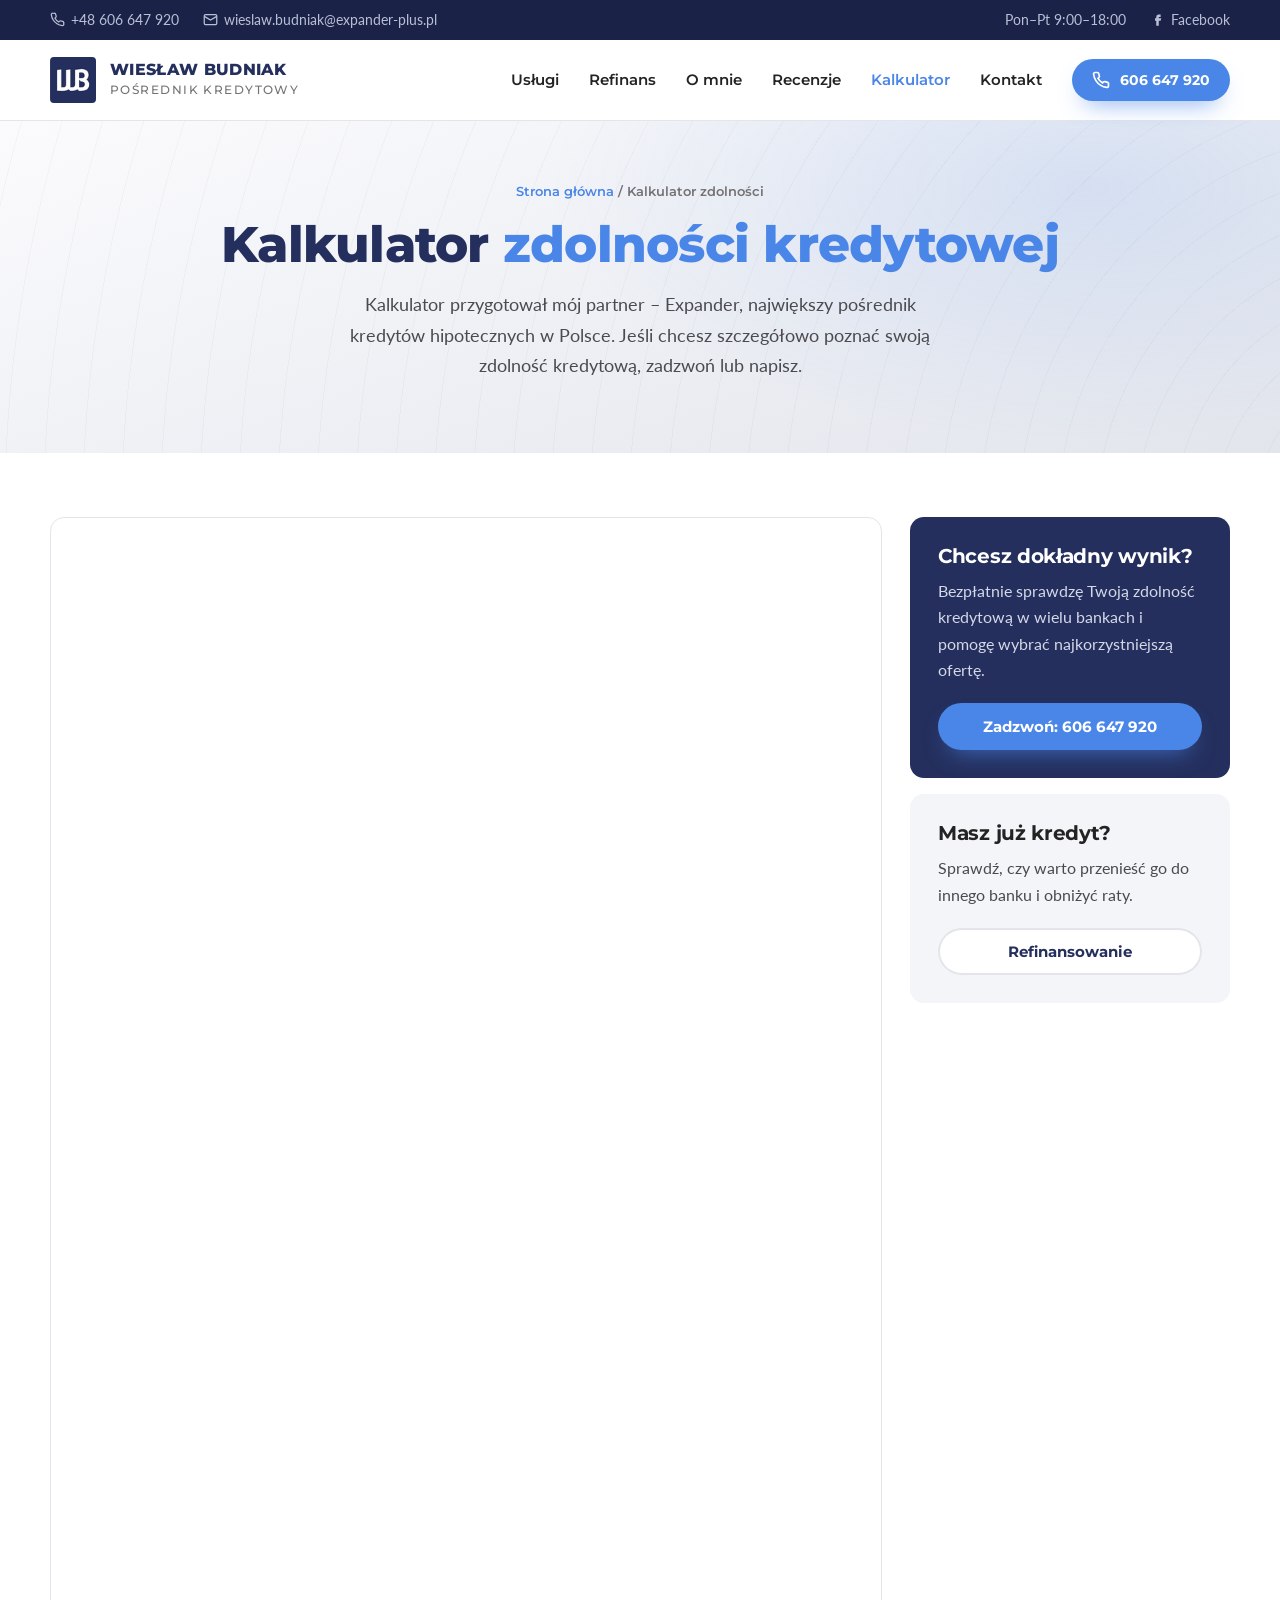
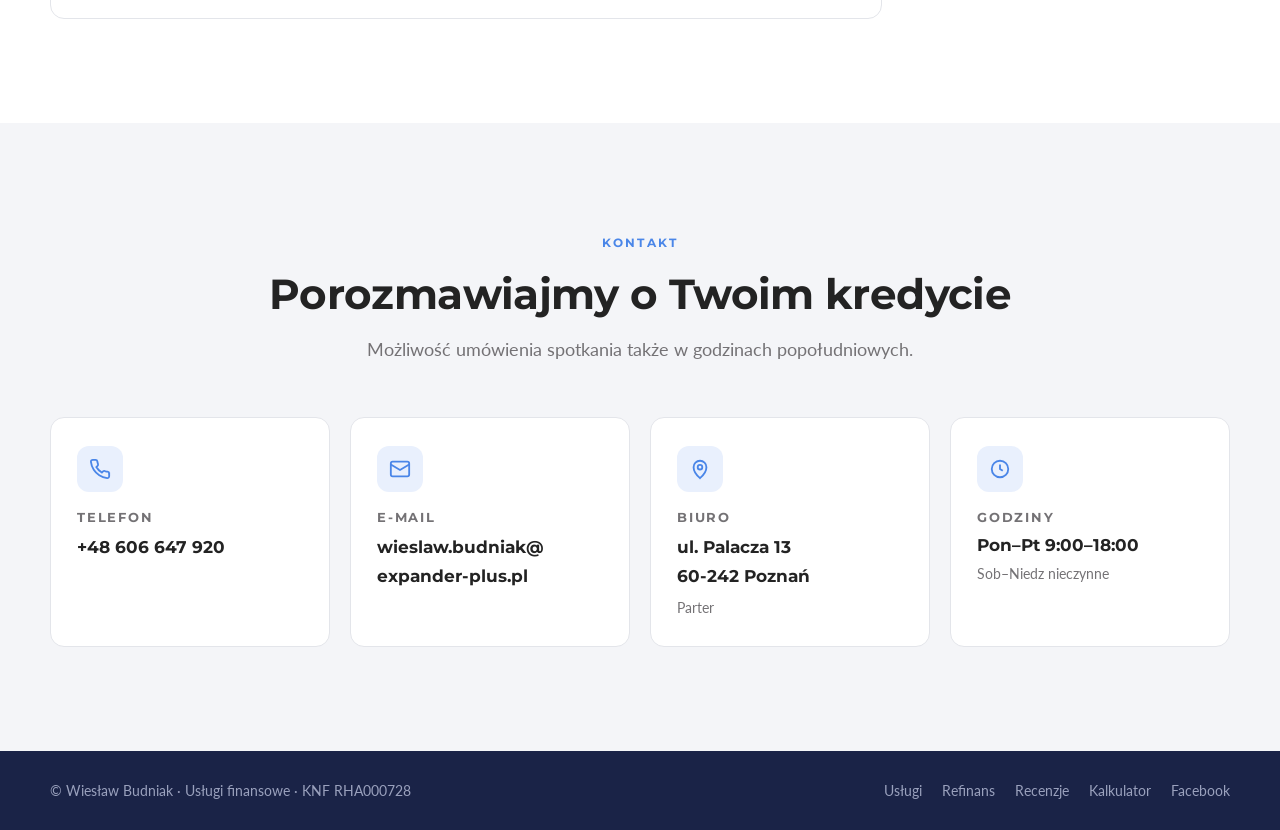
<file: budniak/zdolnosc.html>
<!doctype html>
<html lang="pl">
<head>
<meta charset="utf-8">
<meta name="viewport" content="width=device-width, initial-scale=1">
<base href="/budniak/">
<title>Kalkulator zdolności kredytowej – Wiesław Budniak, Poznań</title>
<meta name="description" content="Sprawdź wstępnie swoją zdolność kredytową w kalkulatorze Expander i umów bezpłatną analizę z Wiesławem Budniakiem.">
<link rel="preconnect" href="https://fonts.googleapis.com">
<link rel="preconnect" href="https://fonts.gstatic.com" crossorigin>
<link href="https://fonts.googleapis.com/css2?family=Lato:wght@300;400;700&family=Montserrat:wght@500;600;700;800&display=swap" rel="stylesheet">
<link rel="stylesheet" href="style.css">
</head>
<body>

<div class="topbar">
  <div class="wrap">
    <div class="items contacts">
      <a href="tel:+48606647920" class="phone"><svg viewBox="0 0 24 24" fill="none" stroke="currentColor" stroke-width="2"><path d="M22 16.9v3a2 2 0 0 1-2.2 2 19.8 19.8 0 0 1-8.6-3.1 19.5 19.5 0 0 1-6-6A19.8 19.8 0 0 1 2.1 4.2 2 2 0 0 1 4.1 2h3a2 2 0 0 1 2 1.7c.1 1 .4 1.9.7 2.8a2 2 0 0 1-.5 2.1L8 9.9a16 16 0 0 0 6 6l1.3-1.3a2 2 0 0 1 2.1-.4c.9.3 1.8.6 2.8.7a2 2 0 0 1 1.7 2z"/></svg>+48 606 647 920</a>
      <a href="mailto:wieslaw.budniak@expander-plus.pl" class="email"><svg viewBox="0 0 24 24" fill="none" stroke="currentColor" stroke-width="2"><rect x="2" y="4" width="20" height="16" rx="2"/><path d="m22 7-10 6L2 7"/></svg>wieslaw.budniak@expander-plus.pl</a>
    </div>
    <div class="items">
      <span class="hours">Pon–Pt 9:00–18:00</span>
      <a href="https://www.facebook.com/budniakcom" target="_blank" rel="noopener" aria-label="Facebook"><svg viewBox="0 0 24 24" fill="currentColor"><path d="M14 8h3V4h-3a4 4 0 0 0-4 4v2H8v4h2v8h4v-8h3l1-4h-4V8z"/></svg><span class="fb-label">Facebook</span></a>
    </div>
  </div>
</div>

<header class="header">
  <div class="wrap">
    <a href="./" class="brand">
      <img src="assets/wegnerbudniak-logo-pion-kolor.png" alt="">
      <div><b>Wiesław Budniak</b><span>Pośrednik kredytowy</span></div>
    </a>
    <nav class="nav" id="menu">
      <div class="nav-links">
        <a href="#uslugi">Usługi</a>
        <a href="refinansowanie.html">Refinans</a>
        <a href="#o-mnie">O mnie</a>
        <a href="recenzje.html">Recenzje</a>
        <a href="zdolnosc.html" class="active" aria-current="page">Kalkulator</a>
        <a href="zdolnosc.html#kontakt">Kontakt</a>
      </div>
      <a href="tel:+48606647920" class="btn btn-blue"><svg viewBox="0 0 24 24" fill="none" stroke="currentColor" stroke-width="2.2"><path d="M22 16.9v3a2 2 0 0 1-2.2 2 19.8 19.8 0 0 1-8.6-3.1 19.5 19.5 0 0 1-6-6A19.8 19.8 0 0 1 2.1 4.2 2 2 0 0 1 4.1 2h3a2 2 0 0 1 2 1.7c.1 1 .4 1.9.7 2.8a2 2 0 0 1-.5 2.1L8 9.9a16 16 0 0 0 6 6l1.3-1.3a2 2 0 0 1 2.1-.4c.9.3 1.8.6 2.8.7a2 2 0 0 1 1.7 2z"/></svg><span>606 647 920</span></a>
      <button class="menu-toggle" aria-label="Menu" aria-expanded="false" aria-controls="menu"><span></span><span></span><span></span></button>
    </nav>
  </div>
</header>

<main>
  <section class="page-hero solo">
    <div class="wrap">
      <div>
        <div class="crumbs"><a href="./">Strona główna</a> / Kalkulator zdolności</div>
        <h1>Kalkulator <em>zdolności kredytowej</em></h1>
        <p class="lead">Kalkulator przygotował mój partner – Expander, największy pośrednik kredytów hipotecznych w Polsce. Jeśli chcesz szczegółowo poznać swoją zdolność kredytową, zadzwoń lub napisz.</p>
      </div>
    </div>
  </section>

  <section style="padding-top:64px">
    <div class="wrap calc-layout">
      <div class="calc-frame reveal">
        <iframe src="https://expander.pl/kalkulator-zdolnosci-szablon-do-osadzenia-direct-plus/?vid=3158c641-ca17-4d70-b1a0-6424a121ca2e" title="Kalkulator zdolności kredytowej Expander"></iframe>
      </div>
      <aside class="calc-side">
        <div class="side-card">
          <h3>Chcesz dokładny wynik?</h3>
          <p>Bezpłatnie sprawdzę Twoją zdolność kredytową w wielu bankach i pomogę wybrać najkorzystniejszą ofertę.</p>
          <a href="tel:+48606647920" class="btn btn-blue">Zadzwoń: 606 647 920</a>
        </div>
        <div class="side-card light">
          <h3>Masz już kredyt?</h3>
          <p>Sprawdź, czy warto przenieść go do innego banku i obniżyć raty.</p>
          <a href="refinansowanie.html" class="btn btn-line">Refinansowanie</a>
        </div>
      </aside>
    </div>
  </section>

  <section class="contact" id="kontakt">
    <div class="wrap">
      <div class="center reveal">
        <span class="eyebrow">Kontakt</span>
        <h2 class="h2">Porozmawiajmy o Twoim kredycie</h2>
        <p class="lead">Możliwość umówienia spotkania także w godzinach popołudniowych.</p>
      </div>
      <div class="contact-grid">
        <div class="c-card reveal">
          <div class="ico"><svg viewBox="0 0 24 24" fill="none" stroke="currentColor" stroke-width="2"><path d="M22 16.9v3a2 2 0 0 1-2.2 2 19.8 19.8 0 0 1-8.6-3.1 19.5 19.5 0 0 1-6-6A19.8 19.8 0 0 1 2.1 4.2 2 2 0 0 1 4.1 2h3a2 2 0 0 1 2 1.7c.1 1 .4 1.9.7 2.8a2 2 0 0 1-.5 2.1L8 9.9a16 16 0 0 0 6 6l1.3-1.3a2 2 0 0 1 2.1-.4c.9.3 1.8.6 2.8.7a2 2 0 0 1 1.7 2z"/></svg></div>
          <h3>Telefon</h3>
          <a href="tel:+48606647920">+48 606 647 920</a>
        </div>
        <div class="c-card reveal">
          <div class="ico"><svg viewBox="0 0 24 24" fill="none" stroke="currentColor" stroke-width="2"><rect x="2" y="4" width="20" height="16" rx="2"/><path d="m22 7-10 6L2 7"/></svg></div>
          <h3>E-mail</h3>
          <a href="mailto:wieslaw.budniak@expander-plus.pl">wieslaw.budniak@<wbr>expander-plus.pl</a>
        </div>
        <div class="c-card reveal">
          <div class="ico"><svg viewBox="0 0 24 24" fill="none" stroke="currentColor" stroke-width="2"><path d="M12 22s7-6.2 7-12a7 7 0 1 0-14 0c0 5.8 7 12 7 12z"/><circle cx="12" cy="10" r="2.5"/></svg></div>
          <h3>Biuro</h3>
          <a href="https://www.google.com/maps/search/?api=1&query=Palacza+13+60-242+Pozna%C5%84" target="_blank" rel="noopener">ul. Palacza 13<br>60-242 Poznań</a>
          <small>Parter</small>
        </div>
        <div class="c-card reveal">
          <div class="ico"><svg viewBox="0 0 24 24" fill="none" stroke="currentColor" stroke-width="2"><circle cx="12" cy="12" r="9"/><path d="M12 7v5l3 2"/></svg></div>
          <h3>Godziny</h3>
          <p>Pon–Pt 9:00–18:00</p>
          <small>Sob–Niedz nieczynne</small>
        </div>
      </div>
    </div>
  </section>
</main>

<footer class="footer">
  <div class="wrap">
    <span>© Wiesław Budniak · Usługi finansowe · KNF RHA000728</span>
    <nav>
      <a href="#uslugi">Usługi</a>
      <a href="refinansowanie.html">Refinans</a>
      <a href="recenzje.html">Recenzje</a>
      <a href="zdolnosc.html">Kalkulator</a>
      <a href="https://www.facebook.com/budniakcom" target="_blank" rel="noopener">Facebook</a>
    </nav>
  </div>
</footer>

<script src="script.js"></script>
</body>
</html>
</file>
<file: budniak/style.css>
:root {
  --navy: #242f5d;
  --navy-2: #1a2347;
  --blue: #4a86e8;
  --blue-dark: #3570d4;
  --red: #b5121b;
  --red-soft: #fdeeee;
  --ink: #232323;
  --text: #4a4a4f;
  --muted: #747275;
  --line: #e3e5ea;
  --bg: #f4f5f8;
  --white: #fff;
  --radius: 14px;
  --wrap: 1180px;
  --head: "Montserrat", system-ui, sans-serif;
  --body: "Lato", system-ui, sans-serif;
}
*, *::before, *::after { box-sizing: border-box; }
html { scroll-behavior: smooth; }
body { margin: 0; font: 400 17px/1.7 var(--body); color: var(--text); background: var(--white); -webkit-font-smoothing: antialiased; }
img { max-width: 100%; display: block; }
a { color: inherit; text-decoration: none; }
h1, h2, h3 { font-family: var(--head); color: var(--ink); margin: 0; line-height: 1.15; letter-spacing: -.015em; }
p { margin: 0; }
.wrap { width: min(var(--wrap), 100% - 32px); margin-inline: auto; }
section { padding: 104px 0; }

.eyebrow { display: inline-block; font: 700 12px/1 var(--head); letter-spacing: .18em; text-transform: uppercase; color: var(--blue); }
.h2 { font-size: clamp(28px, 3.6vw, 42px); font-weight: 700; margin-top: 14px; }
.lead { font-size: 18px; color: var(--muted); max-width: 560px; margin-top: 16px; }
.center { text-align: center; }
.center .lead { margin-inline: auto; }

.btn { display: inline-flex; align-items: center; justify-content: center; gap: 10px; padding: 16px 28px; border-radius: 999px; font: 700 15px/1 var(--head); transition: background .2s, color .2s, box-shadow .2s, transform .2s; }
.btn svg { width: 18px; height: 18px; flex: none; }
.btn:hover { transform: translateY(-2px); }
.btn-blue { background: var(--blue); color: var(--white); box-shadow: 0 12px 24px -12px rgba(74,134,232,.8); }
.btn-blue:hover { background: var(--blue-dark); }
.btn-line { color: var(--navy); box-shadow: inset 0 0 0 2px var(--line); background: var(--white); }
.btn-line:hover { box-shadow: inset 0 0 0 2px var(--navy); }
.btn-white { background: var(--white); color: var(--navy); }

/* top bar */
.topbar { background: var(--navy-2); color: #b9bfd6; font-size: 14px; }
.topbar .wrap { display: flex; justify-content: space-between; align-items: center; gap: 16px; padding: 8px 0; }
.topbar .items { display: flex; gap: 24px; flex-wrap: wrap; }
.topbar a:hover { color: var(--white); }
.topbar a { display: inline-flex; align-items: center; white-space: nowrap; }
.topbar svg { width: 15px; height: 15px; flex: none; margin-right: 6px; }

/* header */
.header { position: sticky; top: 0; z-index: 30; background: rgba(255,255,255,.95); backdrop-filter: blur(10px); border-bottom: 1px solid var(--line); }
.header .wrap { display: flex; align-items: center; justify-content: space-between; gap: 24px; height: 80px; }
.brand { display: flex; align-items: center; gap: 14px; }
.brand img { width: 46px; height: 46px; border-radius: 4px; }
.brand b { display: block; font: 800 16px/1.1 var(--head); color: var(--navy); letter-spacing: .02em; text-transform: uppercase; }
.brand span { display: block; font: 500 12px/1.4 var(--head); color: var(--muted); letter-spacing: .12em; text-transform: uppercase; margin-top: 3px; }
.nav { display: flex; align-items: center; gap: 30px; }
.nav a:not(.btn) { font: 600 15px/1 var(--head); color: var(--ink); padding: 8px 0; transition: color .2s; }
.nav a:not(.btn):hover { color: var(--blue); }
.nav .btn { padding: 12px 20px; font-size: 14px; }

/* hero */
.hero { position: relative; overflow: hidden; padding: 40px 0 0; background: linear-gradient(160deg, #fbfbfd 0%, #eceef3 60%, #e2e5ec 100%); }
.hero::before { content: ""; position: absolute; inset: 0; background:
    radial-gradient(1100px 500px at 85% 30%, rgba(74,134,232,.16), transparent 60%),
    repeating-radial-gradient(circle at 110% 120%, transparent 0 38px, rgba(36,47,93,.035) 38px 39px); }
.hero .wrap { position: relative; display: grid; grid-template-columns: 1.2fr .8fr; gap: 32px; align-items: end; }
.hero-copy { padding-bottom: 56px; }
.pill { display: inline-flex; align-items: center; gap: 10px; padding: 8px 16px 8px 10px; background: var(--white); border-radius: 999px; font: 600 13px/1 var(--head); color: var(--navy); box-shadow: 0 6px 18px -10px rgba(36,47,93,.4); }
.pill i { width: 8px; height: 8px; border-radius: 50%; background: #2fb36d; box-shadow: 0 0 0 4px rgba(47,179,109,.18); }
.hero h1 { font-size: clamp(36px, 4.3vw, 56px); font-weight: 800; margin: 18px 0 18px; color: var(--navy); }
.hero h1 em { font-style: normal; color: var(--blue); }
.hero .lead { color: var(--text); font-size: 19px; max-width: 520px; }
.hero-actions { display: flex; gap: 14px; flex-wrap: wrap; margin-top: 28px; }
.knf { display: flex; align-items: center; gap: 12px; margin-top: 28px; font-size: 14px; color: var(--muted); }
.knf svg { width: 34px; height: 34px; color: var(--navy); flex: none; }
.knf b { color: var(--ink); }
.hero-visual { position: relative; align-self: end; display: flex; justify-content: center; }
.hero-visual .disc { position: absolute; bottom: 0; left: 50%; width: 88%; aspect-ratio: 1; transform: translate(-50%, 18%); border-radius: 50%; background: radial-gradient(circle at 40% 35%, #34437f, var(--navy) 60%, var(--navy-2)); }
.hero-visual img { position: relative; width: min(460px, 100%); height: auto; margin-bottom: -18px; /* the cutout has a transparent strip and halo at the bottom */ }
.float { position: absolute; z-index: 2; background: var(--white); border-radius: 12px; padding: 14px 18px; box-shadow: 0 18px 40px -18px rgba(26,35,71,.45); display: flex; gap: 12px; align-items: center; font-size: 14px; line-height: 1.35; color: var(--muted); }
.float strong { display: block; font: 800 20px/1.1 var(--head); color: var(--navy); }
.float .ico { width: 40px; height: 40px; border-radius: 10px; display: grid; place-items: center; background: #e9f0fd; color: var(--blue); flex: none; }
.float .ico svg { width: 20px; height: 20px; }
.float.f1 { left: -10px; top: 32%; }
.float.f2 { right: -8px; bottom: 22%; }

/* refinance bar */
.refi { background: var(--red-soft); border-top: 1px solid #f6d6d6; border-bottom: 1px solid #f6d6d6; }
.refi a { display: flex; align-items: center; justify-content: center; gap: 14px; padding: 18px 0; font: 700 16px/1.3 var(--head); color: var(--red); text-align: center; }
.refi svg { width: 18px; height: 18px; flex: none; transition: transform .2s; }
.refi a:hover svg { transform: translateX(4px); }

/* services */
.services-grid { display: grid; grid-template-columns: repeat(3, 1fr); gap: 22px; margin-top: 56px; }
.svc { background: var(--white); border: 1px solid var(--line); border-radius: var(--radius); padding: 32px 28px; transition: border-color .25s, box-shadow .25s, transform .25s; }
.svc:hover { border-color: transparent; box-shadow: 0 24px 50px -28px rgba(26,35,71,.45); transform: translateY(-4px); }
.svc .ico { width: 54px; height: 54px; border-radius: 14px; display: grid; place-items: center; background: var(--navy); color: var(--white); margin-bottom: 22px; }
.svc .ico svg { width: 26px; height: 26px; }
.svc h3 { font-size: 20px; font-weight: 700; margin-bottom: 10px; }
.svc p { font-size: 16px; color: var(--muted); }
.svc.accent { background: var(--navy); border-color: var(--navy); color: #c9cee2; }
.svc.accent h3 { color: var(--white); }
.svc.accent p { color: #c9cee2; }
.svc.accent .ico { background: var(--blue); }
.svc .more { display: inline-flex; gap: 8px; align-items: center; margin-top: 18px; font: 700 14px/1 var(--head); color: var(--blue); }
.svc.accent .more { color: var(--white); }
.svc .more svg { width: 16px; height: 16px; }

/* problem / solution */
.why { background: var(--bg); }
.why-grid { display: grid; grid-template-columns: 1fr 1fr; gap: 28px; margin-top: 56px; align-items: stretch; }
.panel { border-radius: var(--radius); padding: 40px; }
.panel h3 { font-size: 24px; font-weight: 700; margin-bottom: 26px; }
.panel ul { list-style: none; margin: 0; padding: 0; display: grid; gap: 14px; }
.panel li { display: flex; gap: 14px; align-items: flex-start; font-size: 16.5px; line-height: 1.55; }
.panel li .b { flex: none; width: 28px; height: 28px; border-radius: 50%; display: grid; place-items: center; font: 800 14px/1 var(--head); margin-top: 1px; }
.panel li .b svg { width: 15px; height: 15px; }
.panel.q { background: var(--white); border: 1px solid var(--line); }
.panel.q li .b { background: var(--red-soft); color: var(--red); }
.panel.a { background: var(--navy); color: #d4d8e8; position: relative; overflow: hidden; }
.panel.a::after { content: ""; position: absolute; right: -80px; top: -80px; width: 240px; height: 240px; border-radius: 50%; border: 40px solid rgba(255,255,255,.04); }
.panel.a h3 { color: var(--white); }
.panel.a li .b { background: var(--blue); color: var(--white); }
.panel.a strong { color: var(--white); }

/* steps */
.steps { display: grid; grid-template-columns: repeat(5, 1fr); gap: 18px; margin-top: 56px; counter-reset: s; position: relative; }
.steps::before { content: ""; position: absolute; top: 27px; left: 10%; right: 10%; height: 2px; background: repeating-linear-gradient(90deg, var(--line) 0 8px, transparent 8px 14px); }
.step { position: relative; text-align: center; padding: 0 6px; }
.step::before { counter-increment: s; content: counter(s); display: grid; place-items: center; width: 56px; height: 56px; margin: 0 auto 20px; border-radius: 50%; background: var(--white); border: 2px solid var(--blue); color: var(--blue); font: 800 20px/1 var(--head); position: relative; }
.step h3 { font-size: 16px; font-weight: 700; margin-bottom: 8px; }
.step p { font-size: 15px; color: var(--muted); line-height: 1.55; }

/* cta */
.cta { padding: 0; }
.cta-box { position: relative; overflow: hidden; border-radius: 22px; background: linear-gradient(120deg, var(--blue) 0%, #3a6fd0 55%, var(--navy) 120%); color: var(--white); padding: 64px; display: flex; align-items: center; justify-content: space-between; gap: 32px; flex-wrap: wrap; }
.cta-box::before { content: ""; position: absolute; inset: 0; background: repeating-radial-gradient(circle at 100% 0%, transparent 0 34px, rgba(255,255,255,.06) 34px 35px); }
.cta-box > * { position: relative; }
.cta-box h2 { color: var(--white); font-size: clamp(24px, 3vw, 34px); max-width: 620px; }
.cta-box p { color: #dfe8fb; margin-top: 10px; }
.cta-box .btns { display: flex; gap: 12px; flex-wrap: wrap; }
.cta-box .btn-ghost { color: var(--white); box-shadow: inset 0 0 0 2px rgba(255,255,255,.5); }
.cta-box .btn-ghost:hover { background: rgba(255,255,255,.12); }

/* about */
.about { display: grid; grid-template-columns: .85fr 1.15fr; gap: 72px; align-items: center; }
.about-photo { position: relative; }
.about-photo img { width: 100%; border-radius: var(--radius); aspect-ratio: 479/566; object-fit: cover; }
.about-photo::before { content: ""; position: absolute; inset: 24px -24px -24px 24px; border-radius: var(--radius); background: var(--bg); z-index: -1; }
.about-photo .tag { position: absolute; left: -20px; bottom: 36px; background: var(--white); border-radius: 12px; padding: 16px 20px; box-shadow: 0 18px 40px -18px rgba(26,35,71,.45); }
.about-photo .tag b { display: block; font: 800 28px/1 var(--head); color: var(--navy); }
.about-photo .tag span { font-size: 14px; color: var(--muted); }
.about-copy p { margin-top: 18px; }
.about-copy strong { color: var(--ink); }
.facts { display: grid; grid-template-columns: repeat(3, 1fr); gap: 14px; margin-top: 32px; }
.facts div { background: var(--bg); border-radius: 12px; padding: 18px; }
.facts b { display: block; font: 700 15px/1.3 var(--head); color: var(--navy); }
.facts span { font-size: 14px; color: var(--muted); line-height: 1.4; display: block; margin-top: 4px; }

/* contact */
.contact { background: var(--bg); }
.contact-grid { display: grid; grid-template-columns: repeat(4, 1fr); gap: 20px; margin-top: 52px; }
.c-card { background: var(--white); border-radius: var(--radius); padding: 28px 26px; border: 1px solid var(--line); }
.c-card .ico { width: 46px; height: 46px; border-radius: 12px; display: grid; place-items: center; background: #e9f0fd; color: var(--blue); margin-bottom: 18px; }
.c-card .ico svg { width: 22px; height: 22px; }
.c-card h3 { font-size: 13px; letter-spacing: .14em; text-transform: uppercase; color: var(--muted); font-weight: 700; margin-bottom: 8px; }
.c-card p, .c-card a { font: 700 17px/1.45 var(--head); color: var(--ink); word-break: break-word; }
.c-card a:hover { color: var(--blue); }
.c-card small { display: block; font: 400 14px/1.5 var(--body); color: var(--muted); margin-top: 6px; }

.footer { background: var(--navy-2); color: #9aa1bd; font-size: 14px; padding: 28px 0; }
.footer .wrap { display: flex; justify-content: space-between; gap: 16px; flex-wrap: wrap; }
.footer a:hover { color: var(--white); }
.footer nav { display: flex; gap: 20px; flex-wrap: wrap; }

.reveal { opacity: 0; transform: translateY(22px); transition: opacity .7s ease, transform .7s ease; }
.reveal.in { opacity: 1; transform: none; }
@media (prefers-reduced-motion: reduce) { .reveal { opacity: 1; transform: none; } }

@media (max-width: 1080px) {
  .services-grid { grid-template-columns: 1fr 1fr; }
  .steps { grid-template-columns: 1fr 1fr 1fr; row-gap: 40px; }
  .steps::before { display: none; }
  .contact-grid { grid-template-columns: 1fr 1fr; }
}
@media (max-width: 860px) {
  section { padding: 80px 0; }
  .hero .wrap { grid-template-columns: 1fr; }
  .hero-copy { padding-bottom: 8px; }
  .hero-visual { max-width: 420px; margin: 0 auto; }
  .why-grid, .about { grid-template-columns: 1fr; }
  .about { gap: 56px; }
  .about-photo { max-width: 420px; }
  .cta-box { padding: 44px 28px; }
}
@media (max-width: 600px) {
  /* phone and e-mail take turns in one slot */
  .topbar .hours, .topbar .fb-label { display: none; }
  .topbar .contacts { display: grid; flex: 1; }
  .topbar .contacts a { grid-area: 1 / 1; animation: swap 8s infinite both; }
  .topbar .contacts .email { animation-delay: -4s; }
  .topbar .wrap { flex-wrap: nowrap; }
  .topbar .items { flex-wrap: nowrap; gap: 16px; min-width: 0; }
  .topbar .items a[aria-label] svg { width: 17px; height: 17px; margin: 0; }
  .brand span { display: none; }
  .nav .btn span { display: none; }
  .hero { padding-top: 28px; }
  .hero h1 { font-size: 33px; margin: 16px 0 14px; }
  .hero .lead { font-size: 17px; }
  .hero-actions .btn { flex: 1 1 100%; }
  .knf { margin-top: 22px; }
  .nav .btn { padding: 12px; }
  .services-grid, .steps, .contact-grid, .facts { grid-template-columns: 1fr; }
  .panel { padding: 30px 24px; }
  .float.f1 { left: 0; top: 18%; }
  .float.f2 { right: 0; bottom: 12%; }
  .float { padding: 10px 12px; font-size: 13px; }
  .float strong { font-size: 17px; }
  .float .ico { display: none; }
  .about-photo .tag { left: 12px; }
}
@keyframes swap {
  0%, 45% { opacity: 1; transform: none; visibility: visible; }
  50%, 95% { opacity: 0; transform: translateY(-8px); visibility: hidden; }
  100% { opacity: 1; transform: none; visibility: visible; }
}
@media (max-width: 600px) and (prefers-reduced-motion: reduce) {
  .topbar .contacts a { animation: none; }
  .topbar .contacts .email { visibility: hidden; }
}

/* ---------- subpages ---------- */
.nav a.active { color: var(--blue); }
.page-hero { position: relative; overflow: hidden; padding: 64px 0 72px; background: linear-gradient(160deg, #fbfbfd 0%, #eceef3 60%, #e2e5ec 100%); }
.page-hero::before { content: ""; position: absolute; inset: 0; background:
    radial-gradient(900px 420px at 85% 20%, rgba(74,134,232,.14), transparent 60%),
    repeating-radial-gradient(circle at 110% 120%, transparent 0 38px, rgba(36,47,93,.035) 38px 39px); }
.page-hero .wrap { position: relative; display: grid; grid-template-columns: 1.15fr .85fr; gap: 56px; align-items: center; }
.page-hero.solo .wrap { grid-template-columns: 1fr; max-width: 860px; text-align: center; }
.page-hero.solo .lead { margin-inline: auto; }
.crumbs { font: 600 13px/1 var(--head); color: var(--muted); }
.crumbs a { color: var(--blue); }
.crumbs a:hover { text-decoration: underline; }
.page-hero h1 { font-size: clamp(32px, 4.4vw, 50px); font-weight: 800; color: var(--navy); margin: 18px 0 0; }
.page-hero h1 em { font-style: normal; color: var(--blue); }
.page-hero .lead { color: var(--text); max-width: 600px; }
.page-hero .hero-actions { margin-top: 30px; }
.page-hero.solo .hero-actions { justify-content: center; }
.page-hero-photo { border-radius: var(--radius); overflow: hidden; box-shadow: 0 30px 60px -30px rgba(26,35,71,.5); }
.page-hero-photo img { width: 100%; aspect-ratio: 887/432; object-fit: cover; }
.note { display: flex; gap: 14px; align-items: flex-start; padding: 18px 20px; border-radius: 12px; background: #e9f0fd; color: var(--navy); font-size: 15.5px; line-height: 1.55; }
.note svg { width: 22px; height: 22px; flex: none; color: var(--blue); margin-top: 1px; }

/* refinancing */
.rules { display: grid; grid-template-columns: 1fr 1fr; gap: 22px; margin-top: 48px; }
.rule { border: 1px solid var(--line); border-radius: var(--radius); padding: 30px; background: var(--white); }
.rule .from { display: inline-block; font: 700 12px/1 var(--head); letter-spacing: .12em; text-transform: uppercase; padding: 7px 10px; border-radius: 6px; background: var(--bg); color: var(--navy); }
.rule h3 { font-size: 20px; font-weight: 700; margin: 16px 0 10px; }
.rule p { color: var(--muted); font-size: 16px; }
.rule .to { display: flex; flex-wrap: wrap; gap: 8px; margin-top: 16px; }
.rule .to span { font: 600 13px/1 var(--head); padding: 8px 12px; border-radius: 999px; background: #e9f0fd; color: var(--blue); }
.refund { display: grid; grid-template-columns: .9fr 1.1fr; gap: 48px; align-items: center; margin-top: 72px; padding: 44px; border-radius: 20px; background: var(--navy); color: #d4d8e8; position: relative; overflow: hidden; }
.refund::after { content: ""; position: absolute; right: -90px; bottom: -90px; width: 260px; height: 260px; border-radius: 50%; border: 44px solid rgba(255,255,255,.04); }
.refund h3 { color: var(--white); font-size: 26px; font-weight: 700; }
.refund > div > p { margin-top: 12px; }
.refund ul { list-style: none; margin: 0; padding: 0; display: grid; gap: 12px; position: relative; z-index: 1; }
.refund li { display: flex; gap: 14px; align-items: center; padding: 16px 18px; border-radius: 12px; background: rgba(255,255,255,.06); color: var(--white); font-weight: 700; }
.refund li svg { width: 22px; height: 22px; color: var(--blue); flex: none; }

.checklists { display: grid; grid-template-columns: 1fr 1fr; gap: 24px; margin-top: 52px; align-items: start; }
.checklist { background: var(--white); border-radius: var(--radius); border: 1px solid var(--line); padding: 34px; }
.checklist .num { width: 44px; height: 44px; border-radius: 12px; display: grid; place-items: center; background: var(--navy); color: var(--white); font: 800 18px/1 var(--head); }
.checklist h3 { font-size: 21px; font-weight: 700; margin: 18px 0 6px; }
.checklist > p { font-size: 15px; color: var(--muted); }
.checklist ol { list-style: none; counter-reset: c; margin: 22px 0 0; padding: 0; display: grid; gap: 2px; }
.checklist li { counter-increment: c; display: flex; gap: 12px; align-items: flex-start; padding: 11px 0; border-top: 1px solid var(--line); font-size: 15.5px; line-height: 1.5; color: var(--ink); }
.checklist li::before { content: counter(c); flex: none; width: 24px; font: 700 13px/1.6 var(--head); color: var(--muted); }
.checklist li span { flex: 1; }
.checklist .req { flex: none; font: 700 11px/1 var(--head); letter-spacing: .06em; text-transform: uppercase; padding: 5px 8px; border-radius: 6px; background: var(--red-soft); color: var(--red); margin-top: 2px; }
.checklist .btn { margin-top: 26px; width: 100%; }
.checklists + .note { margin-top: 24px; }

.deliver { display: grid; grid-template-columns: repeat(5, 1fr); gap: 16px; margin-top: 52px; }
.deliver div { background: var(--bg); border-radius: var(--radius); padding: 26px 22px; }
.deliver svg { width: 28px; height: 28px; color: var(--blue); margin-bottom: 16px; }
.deliver p { font-size: 15.5px; line-height: 1.5; color: var(--ink); }

/* reviews */
.rating { display: inline-flex; align-items: center; gap: 14px; margin-top: 26px; padding: 12px 20px; border-radius: 999px; background: var(--white); box-shadow: 0 10px 30px -16px rgba(26,35,71,.4); font: 600 15px/1 var(--head); color: var(--navy); }
.rating .stars { color: #f5b301; letter-spacing: 2px; font-size: 18px; }
.quotes { display: grid; grid-template-columns: repeat(3, 1fr); gap: 22px; }
.quote { margin: 0; background: var(--white); border: 1px solid var(--line); border-radius: var(--radius); padding: 30px; display: flex; flex-direction: column; }
.quote .stars { color: #f5b301; letter-spacing: 2px; }
.quote blockquote { margin: 14px 0 20px; font-size: 16.5px; line-height: 1.65; color: var(--ink); flex: 1; }
.quote figcaption { display: flex; align-items: center; gap: 12px; font: 700 15px/1.2 var(--head); color: var(--navy); }
.quote figcaption i { width: 40px; height: 40px; border-radius: 50%; display: grid; place-items: center; background: var(--navy); color: var(--white); font: 700 15px/1 var(--head); font-style: normal; }
.quote figcaption small { display: block; font: 400 13px/1.4 var(--body); color: var(--muted); }
.widget-box { margin-top: 48px; background: var(--white); border-radius: var(--radius); border: 1px solid var(--line); padding: 28px; min-height: 360px; }

/* calculator */
.calc-layout { display: grid; grid-template-columns: 1fr 320px; gap: 28px; align-items: start; }
.calc-frame { background: var(--white); border-radius: var(--radius); border: 1px solid var(--line); overflow: hidden; }
.calc-frame iframe { display: block; width: 100%; height: 1100px; border: 0; }
.calc-side { position: sticky; top: 104px; display: grid; gap: 16px; }
.side-card { background: var(--navy); color: #d4d8e8; border-radius: var(--radius); padding: 28px; }
.side-card h3 { color: var(--white); font-size: 20px; font-weight: 700; margin-bottom: 10px; }
.side-card p { font-size: 15.5px; }
.side-card .btn { width: 100%; margin-top: 20px; }
.side-card.light { background: var(--bg); color: var(--text); }
.side-card.light h3 { color: var(--ink); }
.side-card ul { margin: 0; padding-left: 18px; font-size: 15px; display: grid; gap: 6px; }

@media (max-width: 1080px) {
  .deliver { grid-template-columns: 1fr 1fr 1fr; }
  .calc-layout { grid-template-columns: 1fr; }
  .calc-side { position: static; grid-template-columns: 1fr 1fr; }
}
@media (max-width: 860px) {
  .page-hero { padding: 44px 0 52px; }
  .page-hero .wrap { grid-template-columns: 1fr; gap: 36px; }
  .rules, .checklists, .refund, .quotes { grid-template-columns: 1fr; }
  .refund { padding: 32px 24px; gap: 28px; }
  .deliver { grid-template-columns: 1fr 1fr; }
  .calc-frame iframe { height: 1500px; }
}
@media (max-width: 600px) {
  .page-hero h1 { font-size: 30px; }
  .page-hero .hero-actions .btn { flex: 1 1 100%; }
  .checklist { padding: 26px 20px; }
  .deliver, .calc-side { grid-template-columns: 1fr; }
  .widget-box { padding: 12px; }
}

/* mobile menu */
.nav-links { display: flex; align-items: center; gap: 30px; }
.menu-toggle { display: none; width: 46px; height: 46px; border: 0; border-radius: 50%; background: var(--bg); cursor: pointer; padding: 0; place-items: center; align-content: center; gap: 4px; }
.menu-toggle span { display: block; width: 18px; height: 2px; border-radius: 2px; background: var(--navy); transition: transform .25s, opacity .2s; }
.nav.open .menu-toggle span:nth-child(1) { transform: translateY(6px) rotate(45deg); }
.nav.open .menu-toggle span:nth-child(2) { opacity: 0; }
.nav.open .menu-toggle span:nth-child(3) { transform: translateY(-6px) rotate(-45deg); }
@media (max-width: 1080px) {
  .nav { gap: 10px; }
  .menu-toggle { display: grid; }
  .nav-links { display: none; }
  .nav.open .nav-links { display: block; position: absolute; top: 100%; left: 0; right: 0; background: var(--white); border-top: 1px solid var(--line); box-shadow: 0 24px 30px -20px rgba(26,35,71,.35); }
  .nav.open .nav-links a { display: block; padding: 15px 24px; font-size: 16px; border-bottom: 1px solid var(--line); }
}
@media (max-width: 600px) {
  .brand { gap: 10px; }
  .brand img { width: 40px; height: 40px; }
  .brand b { font-size: 14px; white-space: nowrap; }
}
</file>
